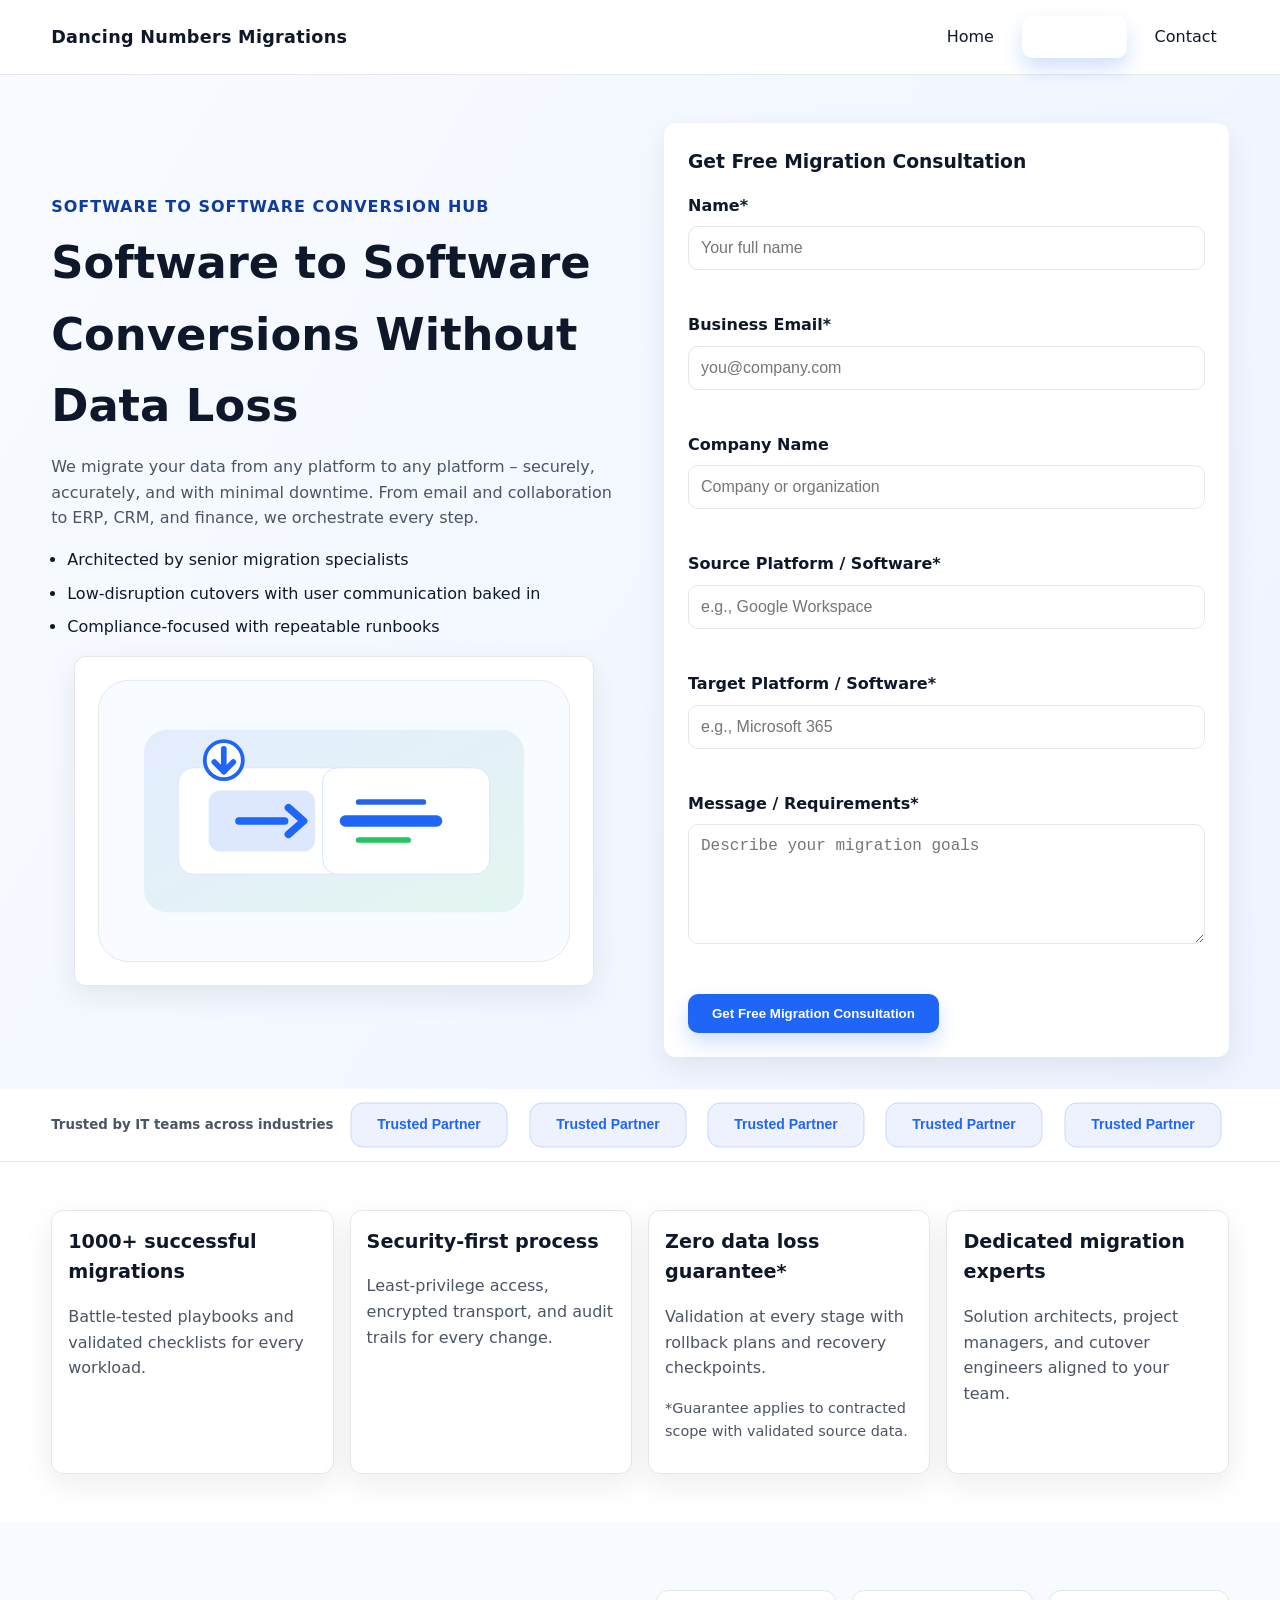
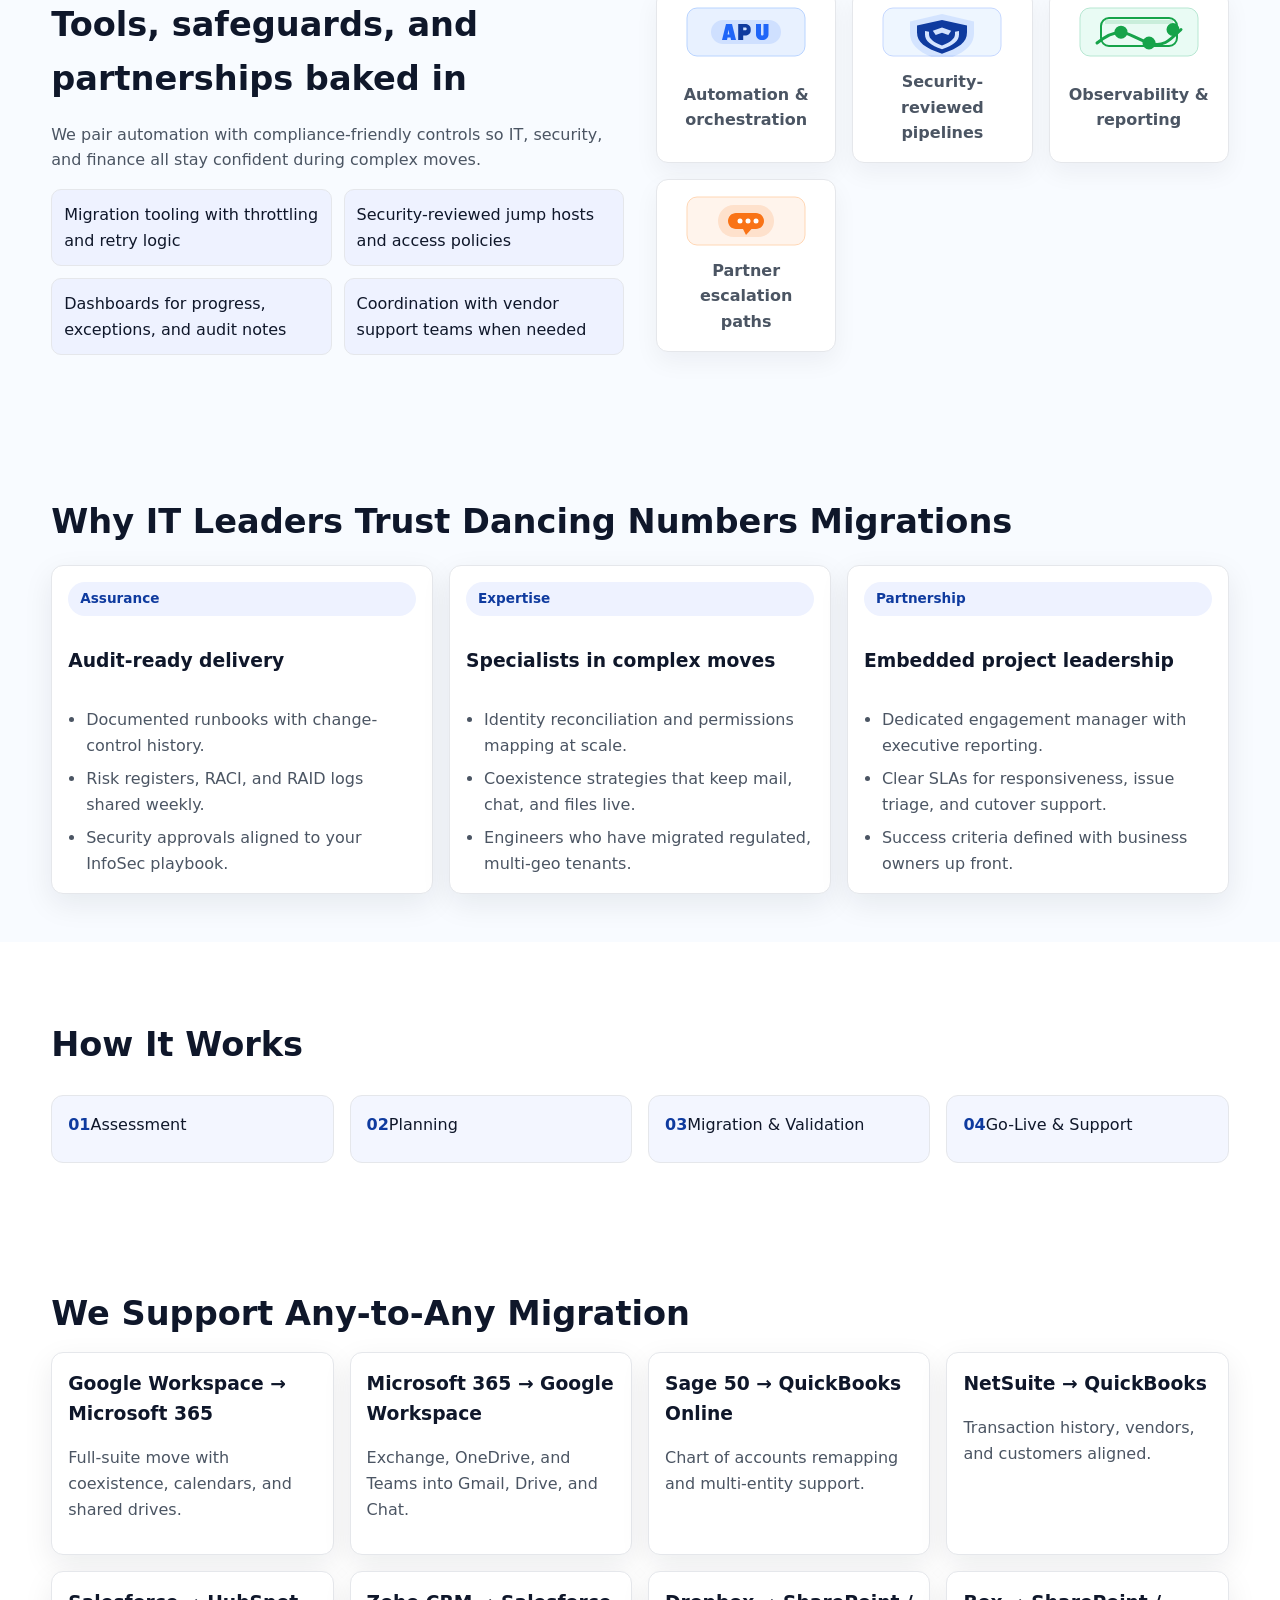
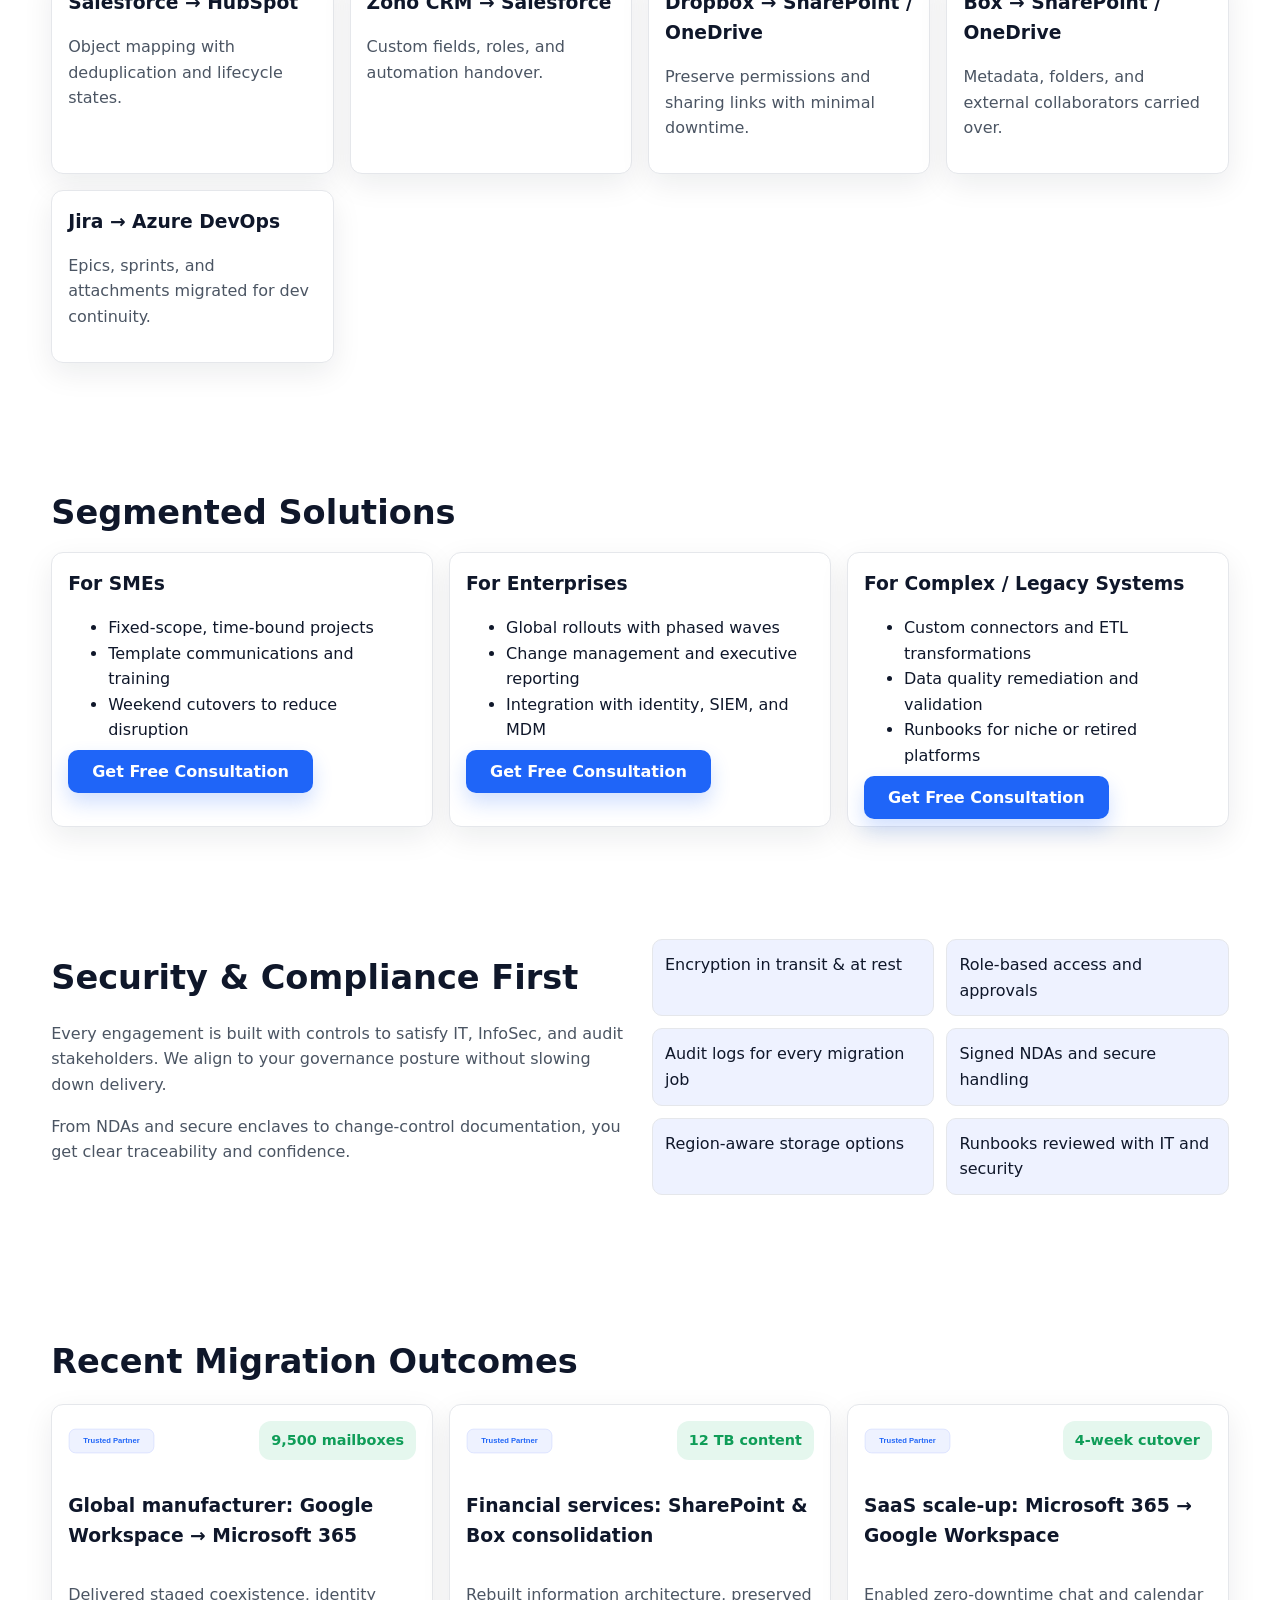
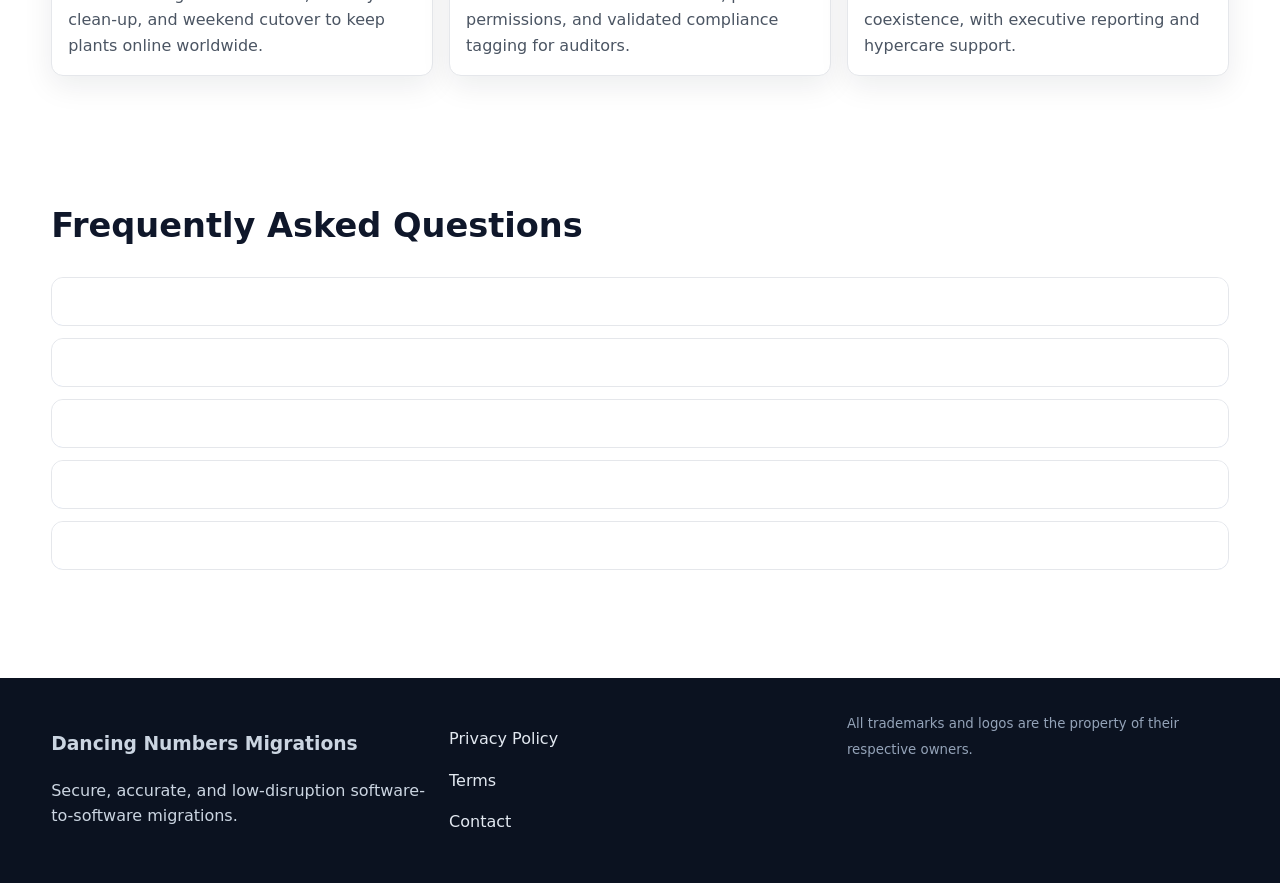
<file: index.html>
<!DOCTYPE html>
<html lang="en">
<head>
  <meta charset="UTF-8">
  <meta name="viewport" content="width=device-width, initial-scale=1.0">
  <title>Dancing Numbers Migrations | Software to Software Conversion Hub</title>
  <link rel="stylesheet" href="/assets/css/styles.css">
</head>
<body>
  <header class="site-header">
    <div class="container nav-container">
      <a href="/index.html" class="logo">Dancing Numbers Migrations</a>
      <button class="nav-toggle" aria-expanded="false" aria-label="Toggle navigation">
        <span></span>
      </button>
      <nav class="site-nav">
        <ul class="nav-list">
          <li class="nav-item"><a class="nav-link" href="/index.html">Home</a></li>
          <li class="nav-item has-mega">
            <button class="mega-trigger" aria-expanded="false">Services <span aria-hidden="true">▾</span></button>
            <div class="mega-menu">
              <div class="mega-menu-header">
                <h4>Migration playbooks for every platform</h4>
                <p>Detailed scope, coexistence planning, and end-to-end cutovers led by senior engineers.</p>
              </div>
              <div class="mega-grid">
                <a class="service-card" href="/google-workspace-to-microsoft-365-migration.html">
                  <img src="/assets/img/icon-gw-m365.svg" alt="Google to Microsoft migration icon">
                  <div>
                    <h4>Google Workspace → Microsoft 365</h4>
                    <p>Move Gmail, Drive, and collaboration to Exchange, OneDrive, and SharePoint.</p>
                  </div>
                </a>
                <a class="service-card" href="/microsoft-365-to-google-workspace-migration.html">
                  <img src="/assets/img/icon-m365-gw.svg" alt="Microsoft to Google migration icon">
                  <div>
                    <h4>Microsoft 365 → Google Workspace</h4>
                    <p>Exchange, OneDrive, and Teams remapped to Gmail, Drive, and Google Chat.</p>
                  </div>
                </a>
                <a class="service-card" href="/tenant-to-tenant-migration.html">
                  <img src="/assets/img/icon-tenant.svg" alt="Tenant to tenant icon">
                  <div>
                    <h4>Tenant to Tenant</h4>
                    <p>Consolidations, divestitures, and rebrands across Microsoft 365 and Google tenants.</p>
                  </div>
                </a>
                <a class="service-card" href="/cloud-software-migration.html">
                  <img src="/assets/img/icon-cloud.svg" alt="Cloud software migration icon">
                  <div>
                    <h4>Cloud Software Migration</h4>
                    <p>CRM, ERP, HR, and file storage moves with data integrity and auditability.</p>
                  </div>
                </a>
                <a class="service-card" href="/sharepoint-migration.html">
                  <img src="/assets/img/icon-sharepoint.svg" alt="SharePoint migration icon">
                  <div>
                    <h4>SharePoint Migration</h4>
                    <p>From on-premises, file servers, or other clouds into SharePoint Online.</p>
                  </div>
                </a>
                <a class="service-card" href="/custom-conversions.html">
                  <img src="/assets/img/icon-custom.svg" alt="Custom conversion icon">
                  <div>
                    <h4>Custom Conversions</h4>
                    <p>Legacy line-of-business systems, bespoke databases, and niche platforms.</p>
                  </div>
                </a>
              </div>
            </div>
          </li>
          <li class="nav-item"><a class="nav-link" href="#consultation">Contact</a></li>
        </ul>
      </nav>
    </div>
  </header>

  <section class="hero" id="consultation">
    <div class="container hero-grid">
      <div class="hero-content">
        <p class="eyebrow">Software to Software Conversion Hub</p>
        <h1>Software to Software Conversions Without Data Loss</h1>
        <p>We migrate your data from any platform to any platform – securely, accurately, and with minimal downtime. From email and collaboration to ERP, CRM, and finance, we orchestrate every step.</p>
        <ul class="hero-list">
          <li>Architected by senior migration specialists</li>
          <li>Low-disruption cutovers with user communication baked in</li>
          <li>Compliance-focused with repeatable runbooks</li>
        </ul>
        <div class="hero-visual">
          <img src="/assets/img/hero-migration.svg" alt="Illustration of secure migration workflows">
        </div>
      </div>
      <div class="hero-form">
        <h3>Get Free Migration Consultation</h3>
        <form class="lead-form" novalidate>
          <div class="form-group">
            <label for="name-home">Name*</label>
            <input id="name-home" type="text" name="name" placeholder="Your full name" data-required="true">
            <div class="error-message"></div>
          </div>
          <div class="form-group">
            <label for="email-home">Business Email*</label>
            <input id="email-home" type="email" name="email" placeholder="you@company.com" data-required="true">
            <div class="error-message"></div>
          </div>
          <div class="form-group">
            <label for="company-home">Company Name</label>
            <input id="company-home" type="text" name="company" placeholder="Company or organization">
            <div class="error-message"></div>
          </div>
          <div class="form-group">
            <label for="source-home">Source Platform / Software*</label>
            <input id="source-home" type="text" name="source" placeholder="e.g., Google Workspace" data-required="true">
            <div class="error-message"></div>
          </div>
          <div class="form-group">
            <label for="target-home">Target Platform / Software*</label>
            <input id="target-home" type="text" name="target" placeholder="e.g., Microsoft 365" data-required="true">
            <div class="error-message"></div>
          </div>
          <div class="form-group">
            <label for="message-home">Message / Requirements*</label>
            <textarea id="message-home" name="message" placeholder="Describe your migration goals" data-required="true"></textarea>
            <div class="error-message"></div>
          </div>
          <input type="submit" value="Get Free Migration Consultation">
        </form>
      </div>
    </div>
  </section>

  <div class="logo-strip">
    <div class="container">
      <small>Trusted by IT teams across industries</small>
      <div class="logo-grid" aria-hidden="true">
        <img src="/assets/img/logo-trust-1.svg" alt="" />
        <img src="/assets/img/logo-trust-2.svg" alt="" />
        <img src="/assets/img/logo-trust-3.svg" alt="" />
        <img src="/assets/img/logo-trust-4.svg" alt="" />
        <img src="/assets/img/logo-trust-5.svg" alt="" />
      </div>
    </div>
  </div>

  <section class="section">
    <div class="container">
      <div class="metrics">
        <div class="metric">
          <strong>1000+ successful migrations</strong>
          <p>Battle-tested playbooks and validated checklists for every workload.</p>
        </div>
        <div class="metric">
          <strong>Security-first process</strong>
          <p>Least-privilege access, encrypted transport, and audit trails for every change.</p>
        </div>
        <div class="metric">
          <strong>Zero data loss guarantee*</strong>
          <p>Validation at every stage with rollback plans and recovery checkpoints.</p>
          <p class="quote-note">*Guarantee applies to contracted scope with validated source data.</p>
        </div>
        <div class="metric">
          <strong>Dedicated migration experts</strong>
          <p>Solution architects, project managers, and cutover engineers aligned to your team.</p>
        </div>
      </div>
    </div>
  </section>

  <section class="section alt">
    <div class="container logos-panel">
      <div>
        <h2>Tools, safeguards, and partnerships baked in</h2>
        <p>We pair automation with compliance-friendly controls so IT, security, and finance all stay confident during complex moves.</p>
        <ul class="badge-list">
          <li>Migration tooling with throttling and retry logic</li>
          <li>Security-reviewed jump hosts and access policies</li>
          <li>Dashboards for progress, exceptions, and audit notes</li>
          <li>Coordination with vendor support teams when needed</li>
        </ul>
      </div>
      <div class="logo-tiles">
        <div class="logo-card">
          <img src="/assets/img/logo-automation.svg" alt="Automation suite logo">
          <p>Automation &amp; orchestration</p>
        </div>
        <div class="logo-card">
          <img src="/assets/img/logo-security.svg" alt="Security review logo">
          <p>Security-reviewed pipelines</p>
        </div>
        <div class="logo-card">
          <img src="/assets/img/logo-observability.svg" alt="Observability logo">
          <p>Observability &amp; reporting</p>
        </div>
        <div class="logo-card">
          <img src="/assets/img/logo-support.svg" alt="Premier support logo">
          <p>Partner escalation paths</p>
        </div>
      </div>
    </div>
  </section>

  <section class="section alt">
    <div class="container">
      <h2>Why IT Leaders Trust Dancing Numbers Migrations</h2>
      <div class="trust-grid">
        <div class="trust-card">
          <span class="pill">Assurance</span>
          <h3>Audit-ready delivery</h3>
          <ul>
            <li>Documented runbooks with change-control history.</li>
            <li>Risk registers, RACI, and RAID logs shared weekly.</li>
            <li>Security approvals aligned to your InfoSec playbook.</li>
          </ul>
        </div>
        <div class="trust-card">
          <span class="pill">Expertise</span>
          <h3>Specialists in complex moves</h3>
          <ul>
            <li>Identity reconciliation and permissions mapping at scale.</li>
            <li>Coexistence strategies that keep mail, chat, and files live.</li>
            <li>Engineers who have migrated regulated, multi-geo tenants.</li>
          </ul>
        </div>
        <div class="trust-card">
          <span class="pill">Partnership</span>
          <h3>Embedded project leadership</h3>
          <ul>
            <li>Dedicated engagement manager with executive reporting.</li>
            <li>Clear SLAs for responsiveness, issue triage, and cutover support.</li>
            <li>Success criteria defined with business owners up front.</li>
          </ul>
        </div>
      </div>
    </div>
  </section>

  <section class="section">
    <div class="container">
      <h2>How It Works</h2>
      <div class="how-steps">
        <div class="step"><span>01</span>Assessment</div>
        <div class="step"><span>02</span>Planning</div>
        <div class="step"><span>03</span>Migration &amp; Validation</div>
        <div class="step"><span>04</span>Go-Live &amp; Support</div>
      </div>
    </div>
  </section>

  <section class="section">
    <div class="container">
      <h2>We Support Any-to-Any Migration</h2>
      <div class="cards-grid">
        <div class="card"><h3>Google Workspace → Microsoft 365</h3><p>Full-suite move with coexistence, calendars, and shared drives.</p></div>
        <div class="card"><h3>Microsoft 365 → Google Workspace</h3><p>Exchange, OneDrive, and Teams into Gmail, Drive, and Chat.</p></div>
        <div class="card"><h3>Sage 50 → QuickBooks Online</h3><p>Chart of accounts remapping and multi-entity support.</p></div>
        <div class="card"><h3>NetSuite → QuickBooks</h3><p>Transaction history, vendors, and customers aligned.</p></div>
        <div class="card"><h3>Salesforce → HubSpot</h3><p>Object mapping with deduplication and lifecycle states.</p></div>
        <div class="card"><h3>Zoho CRM → Salesforce</h3><p>Custom fields, roles, and automation handover.</p></div>
        <div class="card"><h3>Dropbox → SharePoint / OneDrive</h3><p>Preserve permissions and sharing links with minimal downtime.</p></div>
        <div class="card"><h3>Box → SharePoint / OneDrive</h3><p>Metadata, folders, and external collaborators carried over.</p></div>
        <div class="card"><h3>Jira → Azure DevOps</h3><p>Epics, sprints, and attachments migrated for dev continuity.</p></div>
      </div>
    </div>
  </section>

  <section class="section">
    <div class="container">
      <h2>Segmented Solutions</h2>
      <div class="cards-grid">
        <div class="card">
          <h3>For SMEs</h3>
          <ul>
            <li>Fixed-scope, time-bound projects</li>
            <li>Template communications and training</li>
            <li>Weekend cutovers to reduce disruption</li>
          </ul>
          <a class="button" href="#consultation">Get Free Consultation</a>
        </div>
        <div class="card">
          <h3>For Enterprises</h3>
          <ul>
            <li>Global rollouts with phased waves</li>
            <li>Change management and executive reporting</li>
            <li>Integration with identity, SIEM, and MDM</li>
          </ul>
          <a class="button" href="#consultation">Get Free Consultation</a>
        </div>
        <div class="card">
          <h3>For Complex / Legacy Systems</h3>
          <ul>
            <li>Custom connectors and ETL transformations</li>
            <li>Data quality remediation and validation</li>
            <li>Runbooks for niche or retired platforms</li>
          </ul>
          <a class="button" href="#consultation">Get Free Consultation</a>
        </div>
      </div>
    </div>
  </section>

  <section class="section" id="security">
    <div class="container split-grid">
      <div>
        <h2>Security &amp; Compliance First</h2>
        <p>Every engagement is built with controls to satisfy IT, InfoSec, and audit stakeholders. We align to your governance posture without slowing down delivery.</p>
        <p>From NDAs and secure enclaves to change-control documentation, you get clear traceability and confidence.</p>
      </div>
      <div>
        <ul class="badge-list">
          <li>Encryption in transit &amp; at rest</li>
          <li>Role-based access and approvals</li>
          <li>Audit logs for every migration job</li>
          <li>Signed NDAs and secure handling</li>
          <li>Region-aware storage options</li>
          <li>Runbooks reviewed with IT and security</li>
        </ul>
      </div>
    </div>
  </section>

  <section class="section">
    <div class="container">
      <h2>Recent Migration Outcomes</h2>
      <div class="case-grid">
        <div class="case-card">
          <div class="case-meta">
            <img src="/assets/img/logo-trust-1.svg" alt="Client logo placeholder">
            <span class="stat-badge">9,500 mailboxes</span>
          </div>
          <h3>Global manufacturer: Google Workspace → Microsoft 365</h3>
          <p>Delivered staged coexistence, identity clean-up, and weekend cutover to keep plants online worldwide.</p>
        </div>
        <div class="case-card">
          <div class="case-meta">
            <img src="/assets/img/logo-trust-2.svg" alt="Client logo placeholder">
            <span class="stat-badge">12 TB content</span>
          </div>
          <h3>Financial services: SharePoint &amp; Box consolidation</h3>
          <p>Rebuilt information architecture, preserved permissions, and validated compliance tagging for auditors.</p>
        </div>
        <div class="case-card">
          <div class="case-meta">
            <img src="/assets/img/logo-trust-3.svg" alt="Client logo placeholder">
            <span class="stat-badge">4-week cutover</span>
          </div>
          <h3>SaaS scale-up: Microsoft 365 → Google Workspace</h3>
          <p>Enabled zero-downtime chat and calendar coexistence, with executive reporting and hypercare support.</p>
        </div>
      </div>
    </div>
  </section>

  <section class="section">
    <div class="container">
      <h2>Frequently Asked Questions</h2>
      <div class="faq">
        <div class="faq-item">
          <button class="faq-question">How long does a typical migration take? <span>+</span></button>
          <div class="faq-answer">Most SME migrations complete in 2–6 weeks. Enterprise and multi-geo projects are phased by waves to reduce risk and align with business calendars.</div>
        </div>
        <div class="faq-item">
          <button class="faq-question">Can you handle partial or phased migrations? <span>+</span></button>
          <div class="faq-answer">Yes. We commonly run hybrid coexistence, pilot-first approaches, and staged cutovers to align with business readiness.</div>
        </div>
        <div class="faq-item">
          <button class="faq-question">Do you support complex permission models? <span>+</span></button>
          <div class="faq-answer">We map and validate permissions, shared mailboxes, nested groups, and document-level ACLs with reconciliation reporting.</div>
        </div>
        <div class="faq-item">
          <button class="faq-question">How do you ensure data accuracy? <span>+</span></button>
          <div class="faq-answer">We perform pre-flight assessments, checksum validation where applicable, and business-owner sign-offs before cutover.</div>
        </div>
        <div class="faq-item">
          <button class="faq-question">What about user training and communications? <span>+</span></button>
          <div class="faq-answer">Our team provides templated communications, quick reference guides, and targeted training sessions to keep users productive.</div>
        </div>
      </div>
    </div>
  </section>

  <footer class="footer">
    <div class="container footer-top">
      <div>
        <h3>Dancing Numbers Migrations</h3>
        <p>Secure, accurate, and low-disruption software-to-software migrations.</p>
      </div>
      <div>
        <p><a href="#">Privacy Policy</a></p>
        <p><a href="#">Terms</a></p>
        <p><a href="#">Contact</a></p>
      </div>
      <div>
        <small>All trademarks and logos are the property of their respective owners.</small>
      </div>
    </div>
  </footer>
  <script src="/assets/js/main.js"></script>
</body>
</html>
</file>
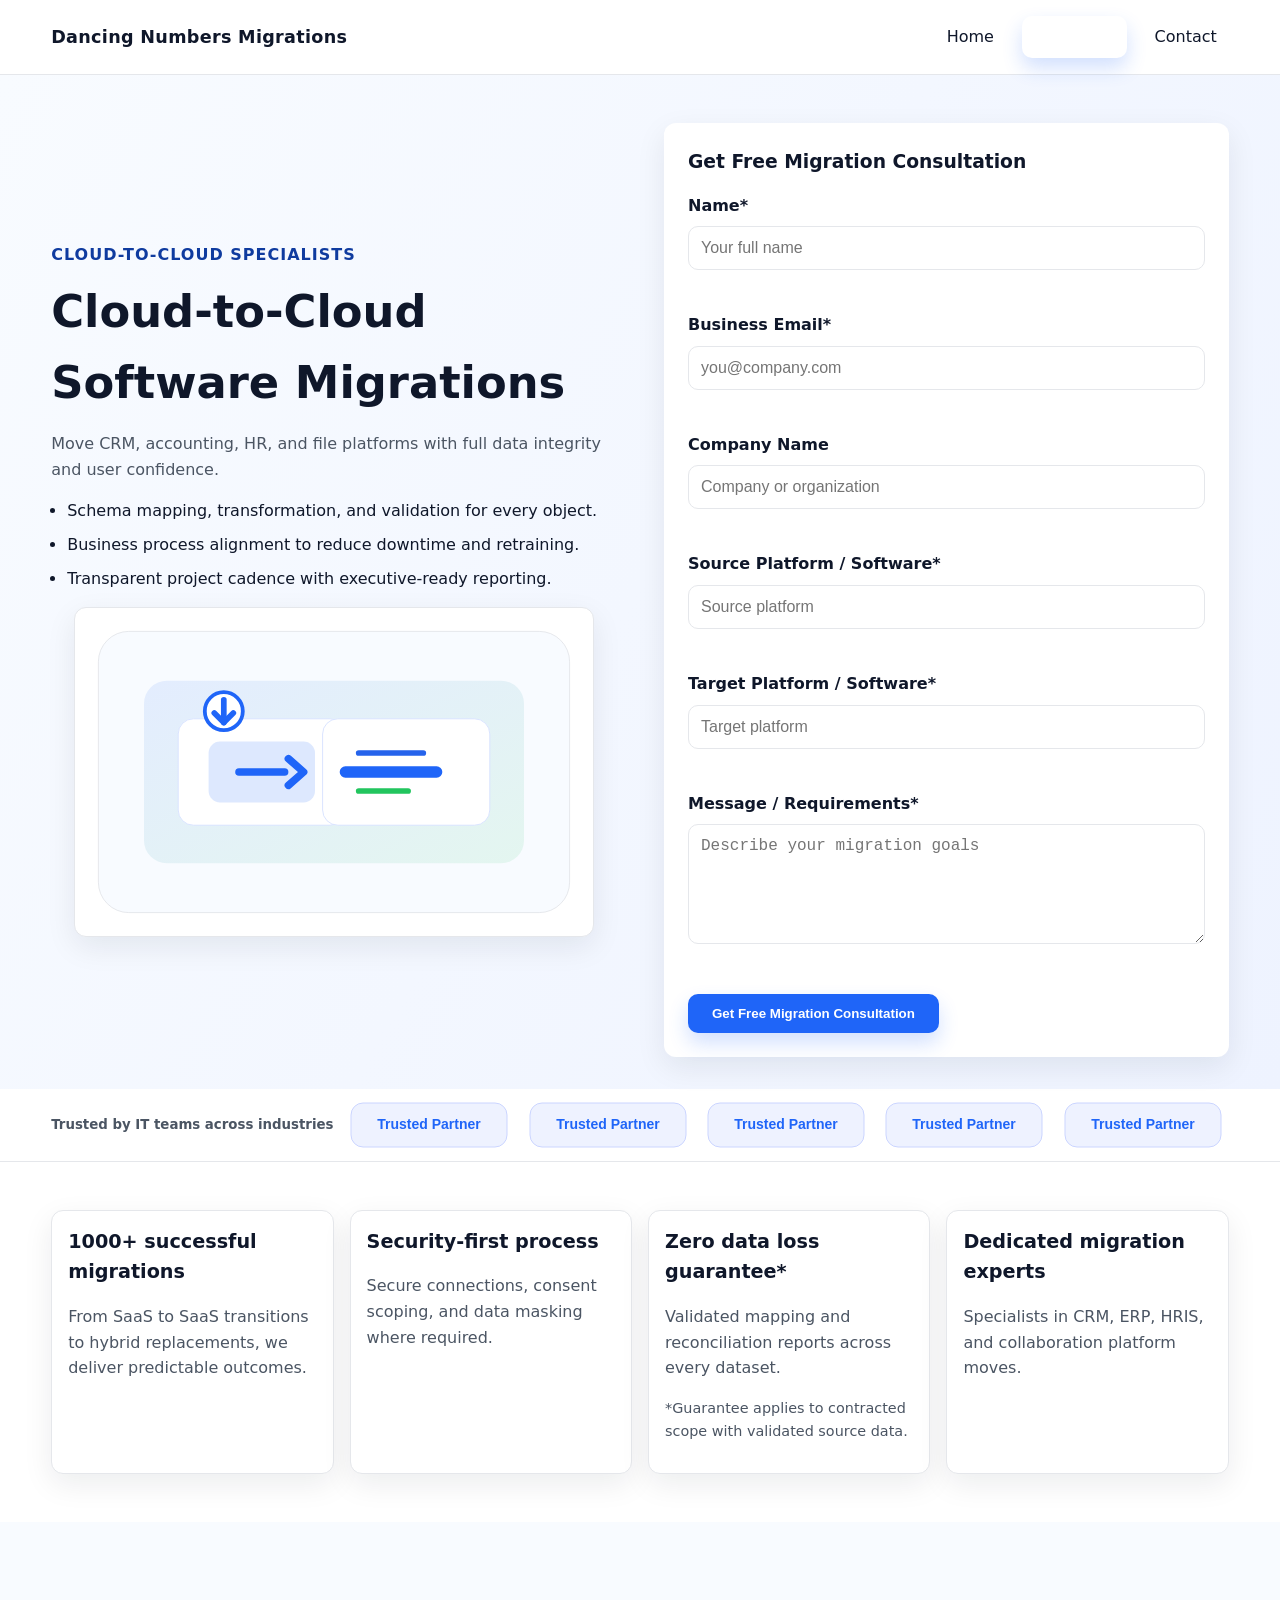
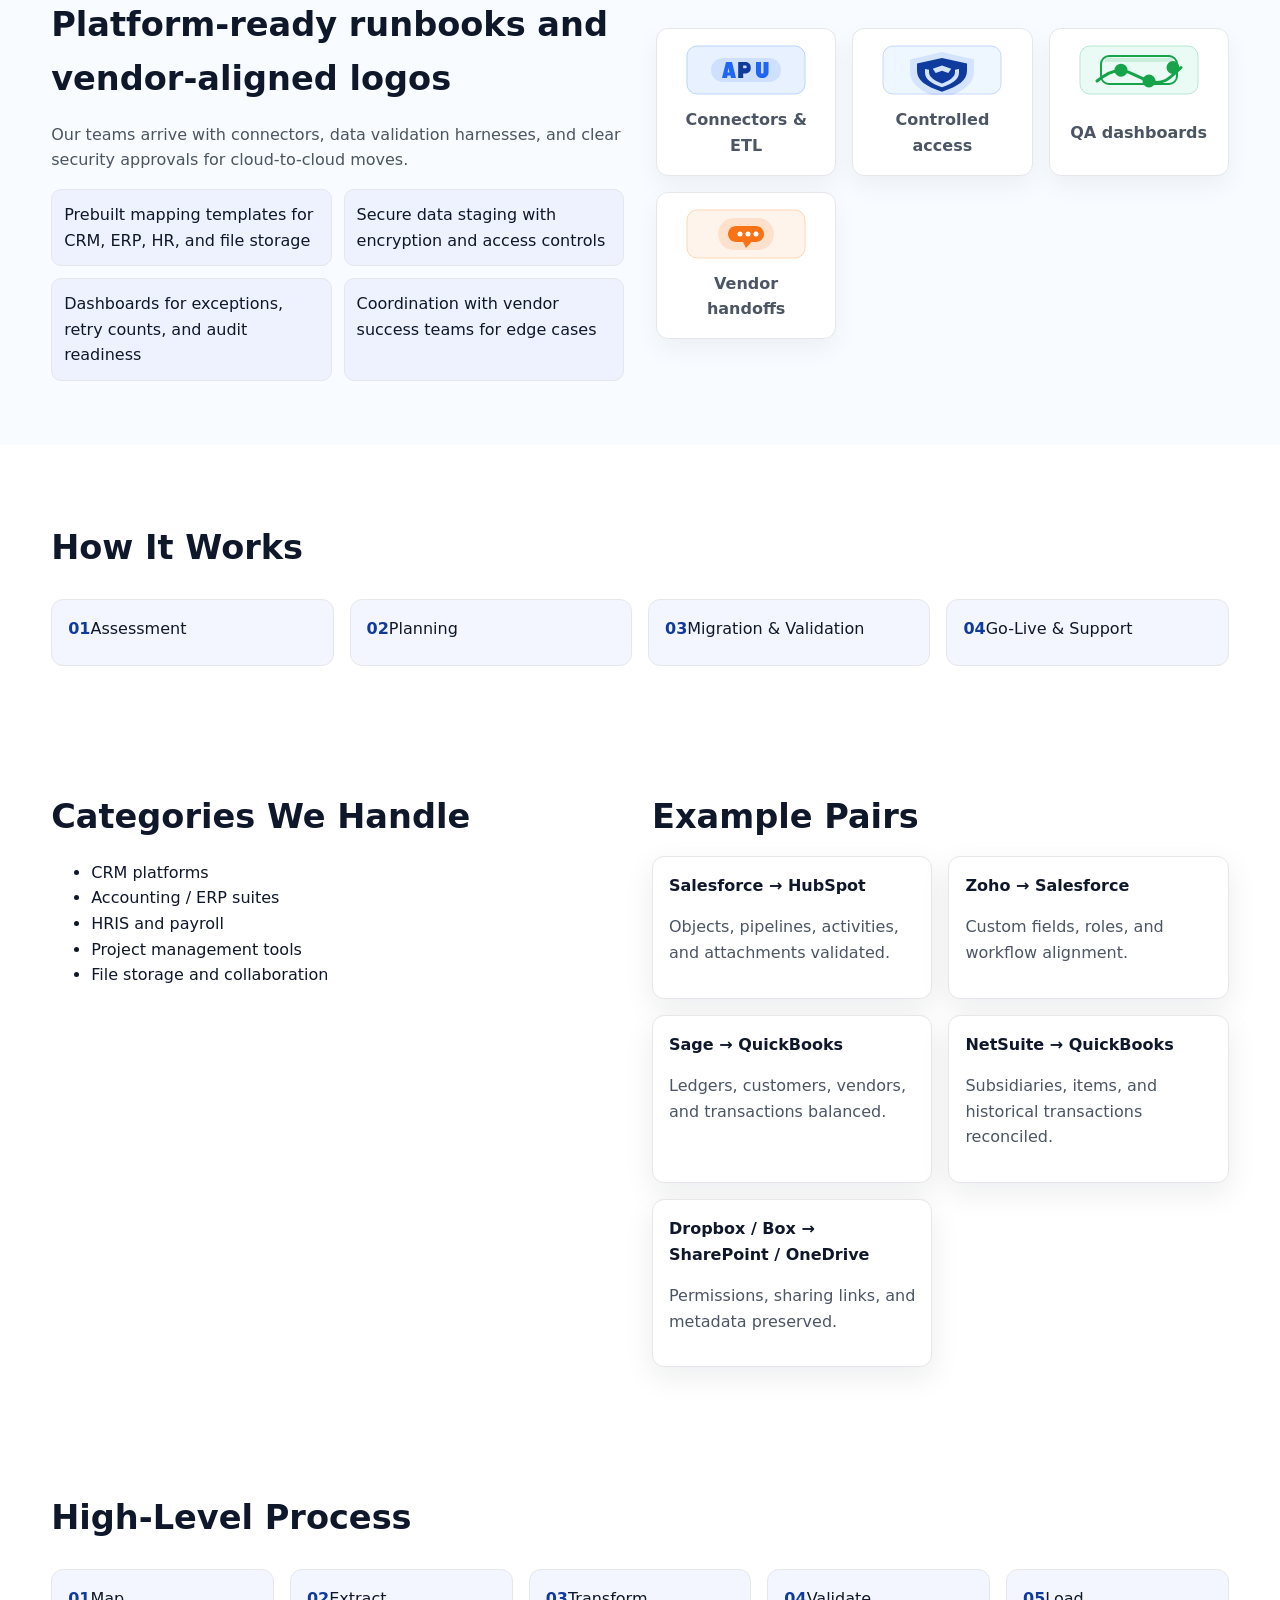
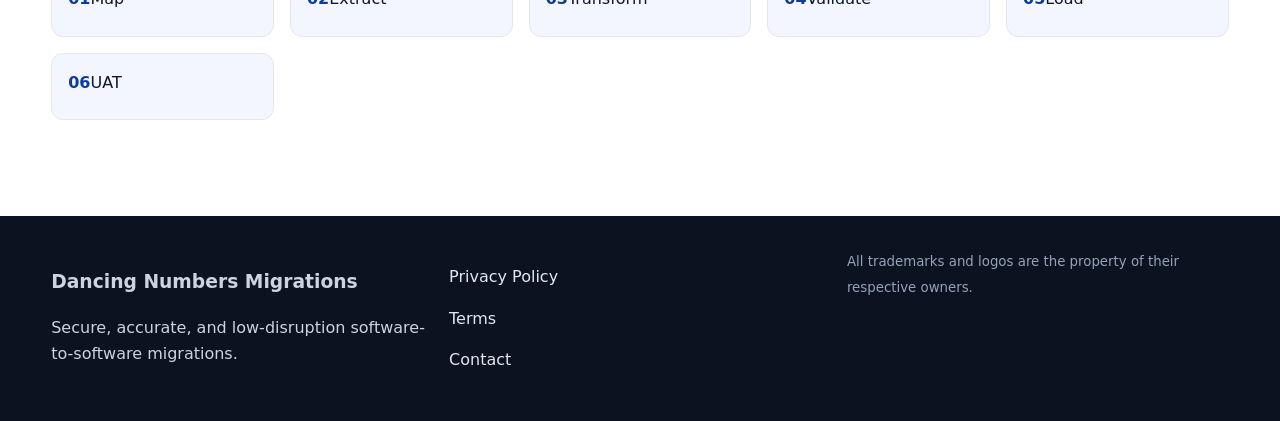
<file: cloud-software-migration.html>
<!DOCTYPE html>
<html lang="en">
<head>
  <meta charset="UTF-8">
  <meta name="viewport" content="width=device-width, initial-scale=1.0">
  <title>Cloud Software Migration | Dancing Numbers Migrations</title>
  <link rel="stylesheet" href="/assets/css/styles.css">
</head>
<body>
  <header class="site-header">
    <div class="container nav-container">
      <a href="/index.html" class="logo">Dancing Numbers Migrations</a>
      <button class="nav-toggle" aria-expanded="false" aria-label="Toggle navigation">
        <span></span>
      </button>
      <nav class="site-nav">
        <ul class="nav-list">
          <li class="nav-item"><a class="nav-link" href="/index.html">Home</a></li>
          <li class="nav-item has-mega">
            <button class="mega-trigger" aria-expanded="false">Services <span aria-hidden="true">▾</span></button>
            <div class="mega-menu">
              <div class="mega-menu-header">
                <h4>Migration playbooks for every platform</h4>
                <p>Detailed scope, coexistence planning, and end-to-end cutovers led by senior engineers.</p>
              </div>
              <div class="mega-grid">
                <a class="service-card" href="/google-workspace-to-microsoft-365-migration.html">
                  <img src="/assets/img/icon-gw-m365.svg" alt="Google to Microsoft migration icon">
                  <div>
                    <h4>Google Workspace → Microsoft 365</h4>
                    <p>Move Gmail, Drive, and collaboration to Exchange, OneDrive, and SharePoint.</p>
                  </div>
                </a>
                <a class="service-card" href="/microsoft-365-to-google-workspace-migration.html">
                  <img src="/assets/img/icon-m365-gw.svg" alt="Microsoft to Google migration icon">
                  <div>
                    <h4>Microsoft 365 → Google Workspace</h4>
                    <p>Exchange, OneDrive, and Teams remapped to Gmail, Drive, and Google Chat.</p>
                  </div>
                </a>
                <a class="service-card" href="/tenant-to-tenant-migration.html">
                  <img src="/assets/img/icon-tenant.svg" alt="Tenant to tenant icon">
                  <div>
                    <h4>Tenant to Tenant</h4>
                    <p>Consolidations, divestitures, and rebrands across Microsoft 365 and Google tenants.</p>
                  </div>
                </a>
                <a class="service-card" href="/cloud-software-migration.html">
                  <img src="/assets/img/icon-cloud.svg" alt="Cloud software migration icon">
                  <div>
                    <h4>Cloud Software Migration</h4>
                    <p>CRM, ERP, HR, and file storage moves with data integrity and auditability.</p>
                  </div>
                </a>
                <a class="service-card" href="/sharepoint-migration.html">
                  <img src="/assets/img/icon-sharepoint.svg" alt="SharePoint migration icon">
                  <div>
                    <h4>SharePoint Migration</h4>
                    <p>From on-premises, file servers, or other clouds into SharePoint Online.</p>
                  </div>
                </a>
                <a class="service-card" href="/custom-conversions.html">
                  <img src="/assets/img/icon-custom.svg" alt="Custom conversion icon">
                  <div>
                    <h4>Custom Conversions</h4>
                    <p>Legacy line-of-business systems, bespoke databases, and niche platforms.</p>
                  </div>
                </a>
              </div>
            </div>
          </li>
          <li class="nav-item"><a class="nav-link" href="#consultation">Contact</a></li>
        </ul>
      </nav>
    </div>
  </header>

  <section class="hero" id="consultation">
    <div class="container hero-grid">
      <div class="hero-content">
        <p class="eyebrow">Cloud-to-Cloud Specialists</p>
        <h1>Cloud-to-Cloud Software Migrations</h1>
        <p>Move CRM, accounting, HR, and file platforms with full data integrity and user confidence.</p>
        <ul class="hero-list">
          <li>Schema mapping, transformation, and validation for every object.</li>
          <li>Business process alignment to reduce downtime and retraining.</li>
          <li>Transparent project cadence with executive-ready reporting.</li>
        </ul>
        <div class="hero-visual">
          <img src="/assets/img/hero-migration.svg" alt="Illustration of cloud-to-cloud migration">
        </div>
      </div>
      <div class="hero-form">
        <h3>Get Free Migration Consultation</h3>
        <form class="lead-form" novalidate>
          <div class="form-group">
            <label for="name-cloud">Name*</label>
            <input id="name-cloud" type="text" name="name" placeholder="Your full name" data-required="true">
            <div class="error-message"></div>
          </div>
          <div class="form-group">
            <label for="email-cloud">Business Email*</label>
            <input id="email-cloud" type="email" name="email" placeholder="you@company.com" data-required="true">
            <div class="error-message"></div>
          </div>
          <div class="form-group">
            <label for="company-cloud">Company Name</label>
            <input id="company-cloud" type="text" name="company" placeholder="Company or organization">
            <div class="error-message"></div>
          </div>
          <div class="form-group">
            <label for="source-cloud">Source Platform / Software*</label>
            <input id="source-cloud" type="text" name="source" placeholder="Source platform" data-required="true">
            <div class="error-message"></div>
          </div>
          <div class="form-group">
            <label for="target-cloud">Target Platform / Software*</label>
            <input id="target-cloud" type="text" name="target" placeholder="Target platform" data-required="true">
            <div class="error-message"></div>
          </div>
          <div class="form-group">
            <label for="message-cloud">Message / Requirements*</label>
            <textarea id="message-cloud" name="message" placeholder="Describe your migration goals" data-required="true"></textarea>
            <div class="error-message"></div>
          </div>
          <input type="submit" value="Get Free Migration Consultation">
        </form>
      </div>
    </div>
  </section>

  <div class="logo-strip">
    <div class="container">
      <small>Trusted by IT teams across industries</small>
      <div class="logo-grid" aria-hidden="true">
        <img src="/assets/img/logo-trust-1.svg" alt="" />
        <img src="/assets/img/logo-trust-2.svg" alt="" />
        <img src="/assets/img/logo-trust-3.svg" alt="" />
        <img src="/assets/img/logo-trust-4.svg" alt="" />
        <img src="/assets/img/logo-trust-5.svg" alt="" />
      </div>
    </div>
  </div>

  <section class="section">
    <div class="container">
      <div class="metrics">
        <div class="metric">
          <strong>1000+ successful migrations</strong>
          <p>From SaaS to SaaS transitions to hybrid replacements, we deliver predictable outcomes.</p>
        </div>
        <div class="metric">
          <strong>Security-first process</strong>
          <p>Secure connections, consent scoping, and data masking where required.</p>
        </div>
        <div class="metric">
          <strong>Zero data loss guarantee*</strong>
          <p>Validated mapping and reconciliation reports across every dataset.</p>
          <p class="quote-note">*Guarantee applies to contracted scope with validated source data.</p>
        </div>
        <div class="metric">
          <strong>Dedicated migration experts</strong>
          <p>Specialists in CRM, ERP, HRIS, and collaboration platform moves.</p>
        </div>
      </div>
    </div>
  </section>

  <section class="section alt">
    <div class="container logos-panel">
      <div>
        <h2>Platform-ready runbooks and vendor-aligned logos</h2>
        <p>Our teams arrive with connectors, data validation harnesses, and clear security approvals for cloud-to-cloud moves.</p>
        <ul class="badge-list">
          <li>Prebuilt mapping templates for CRM, ERP, HR, and file storage</li>
          <li>Secure data staging with encryption and access controls</li>
          <li>Dashboards for exceptions, retry counts, and audit readiness</li>
          <li>Coordination with vendor success teams for edge cases</li>
        </ul>
      </div>
      <div class="logo-tiles">
        <div class="logo-card">
          <img src="/assets/img/logo-automation.svg" alt="Automation suite logo">
          <p>Connectors &amp; ETL</p>
        </div>
        <div class="logo-card">
          <img src="/assets/img/logo-security.svg" alt="Security review logo">
          <p>Controlled access</p>
        </div>
        <div class="logo-card">
          <img src="/assets/img/logo-observability.svg" alt="Observability logo">
          <p>QA dashboards</p>
        </div>
        <div class="logo-card">
          <img src="/assets/img/logo-support.svg" alt="Premier support logo">
          <p>Vendor handoffs</p>
        </div>
      </div>
    </div>
  </section>

  <section class="section">
    <div class="container">
      <h2>How It Works</h2>
      <div class="how-steps">
        <div class="step"><span>01</span>Assessment</div>
        <div class="step"><span>02</span>Planning</div>
        <div class="step"><span>03</span>Migration &amp; Validation</div>
        <div class="step"><span>04</span>Go-Live &amp; Support</div>
      </div>
    </div>
  </section>

  <section class="section">
    <div class="container split-grid">
      <div>
        <h2>Categories We Handle</h2>
        <ul>
          <li>CRM platforms</li>
          <li>Accounting / ERP suites</li>
          <li>HRIS and payroll</li>
          <li>Project management tools</li>
          <li>File storage and collaboration</li>
        </ul>
      </div>
      <div>
        <h2>Example Pairs</h2>
        <div class="list-grid">
          <div class="card"><strong>Salesforce → HubSpot</strong><p>Objects, pipelines, activities, and attachments validated.</p></div>
          <div class="card"><strong>Zoho → Salesforce</strong><p>Custom fields, roles, and workflow alignment.</p></div>
          <div class="card"><strong>Sage → QuickBooks</strong><p>Ledgers, customers, vendors, and transactions balanced.</p></div>
          <div class="card"><strong>NetSuite → QuickBooks</strong><p>Subsidiaries, items, and historical transactions reconciled.</p></div>
          <div class="card"><strong>Dropbox / Box → SharePoint / OneDrive</strong><p>Permissions, sharing links, and metadata preserved.</p></div>
        </div>
      </div>
    </div>
  </section>

  <section class="section">
    <div class="container">
      <h2>High-Level Process</h2>
      <div class="how-steps">
        <div class="step"><span>01</span>Map</div>
        <div class="step"><span>02</span>Extract</div>
        <div class="step"><span>03</span>Transform</div>
        <div class="step"><span>04</span>Validate</div>
        <div class="step"><span>05</span>Load</div>
        <div class="step"><span>06</span>UAT</div>
      </div>
    </div>
  </section>

  <footer class="footer">
    <div class="container footer-top">
      <div>
        <h3>Dancing Numbers Migrations</h3>
        <p>Secure, accurate, and low-disruption software-to-software migrations.</p>
      </div>
      <div>
        <p><a href="#">Privacy Policy</a></p>
        <p><a href="#">Terms</a></p>
        <p><a href="#">Contact</a></p>
      </div>
      <div>
        <small>All trademarks and logos are the property of their respective owners.</small>
      </div>
    </div>
  </footer>
  <script src="/assets/js/main.js"></script>
</body>
</html>
</file>
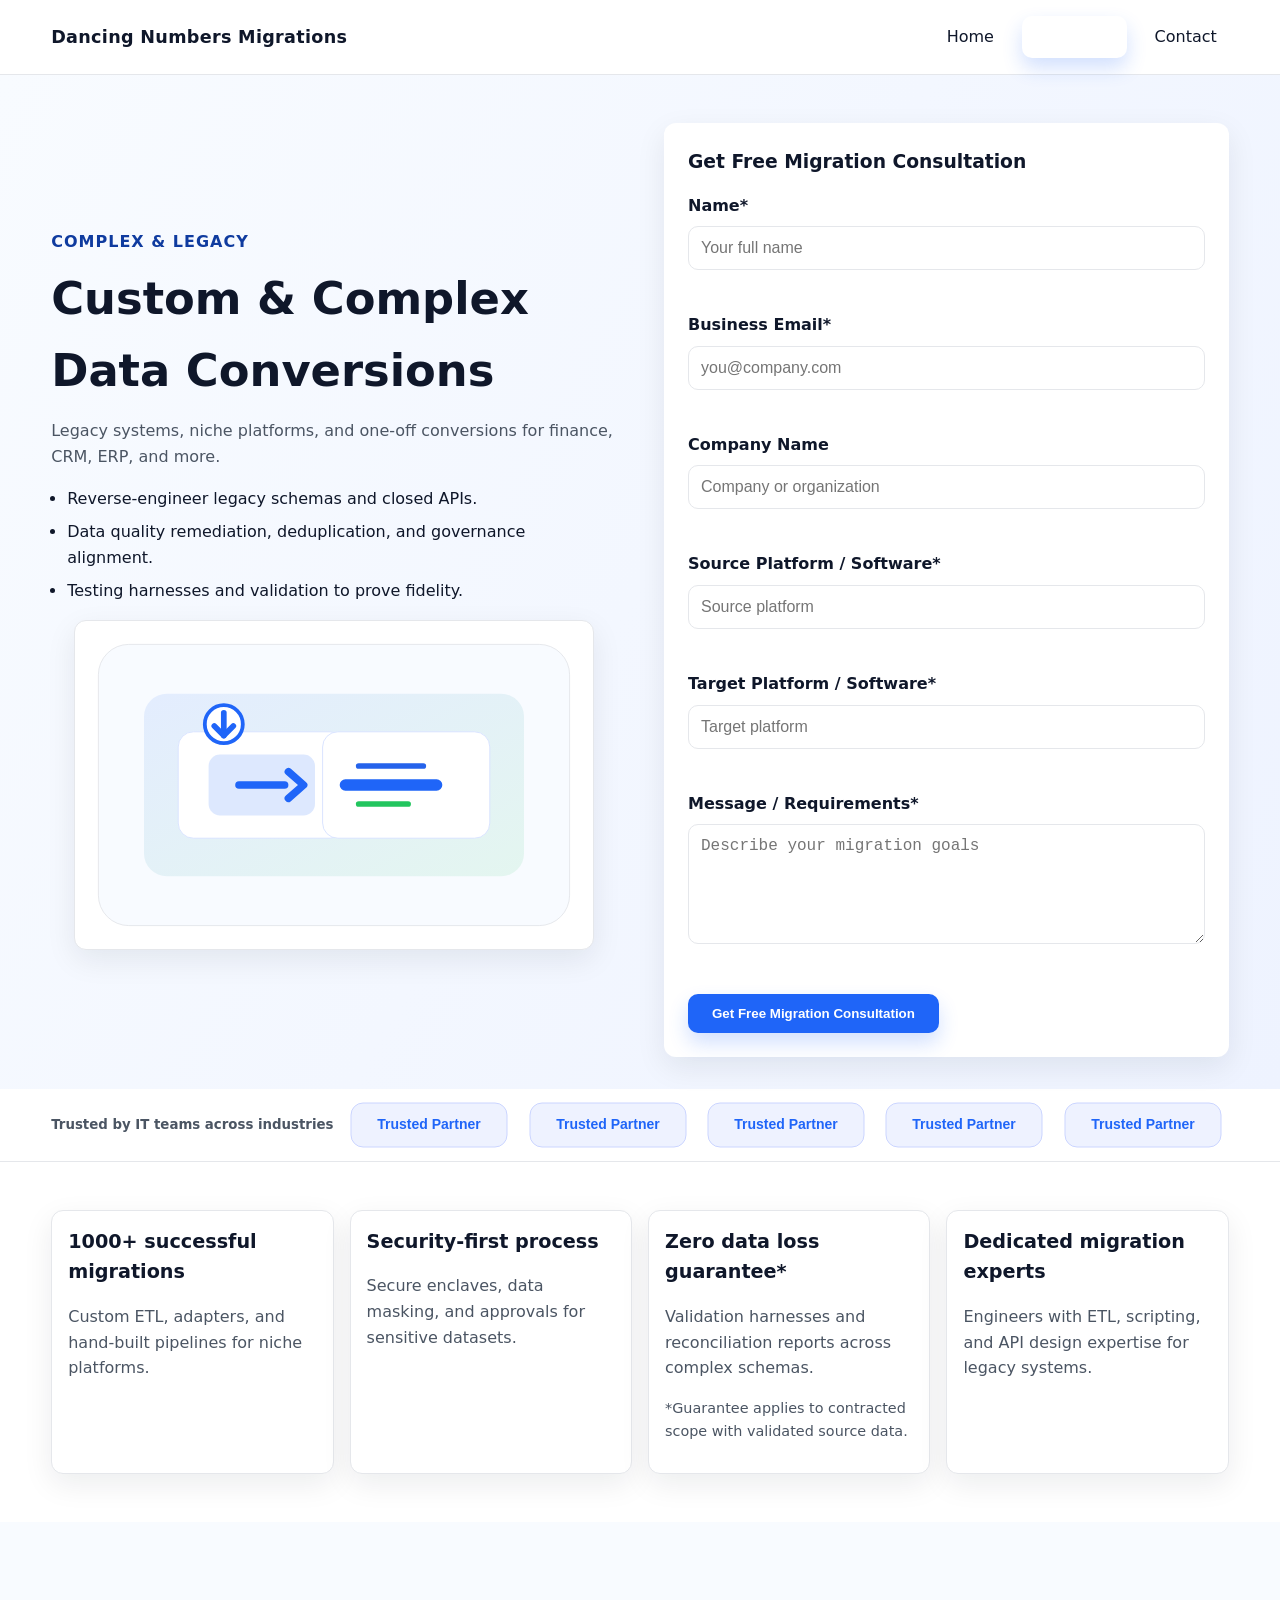
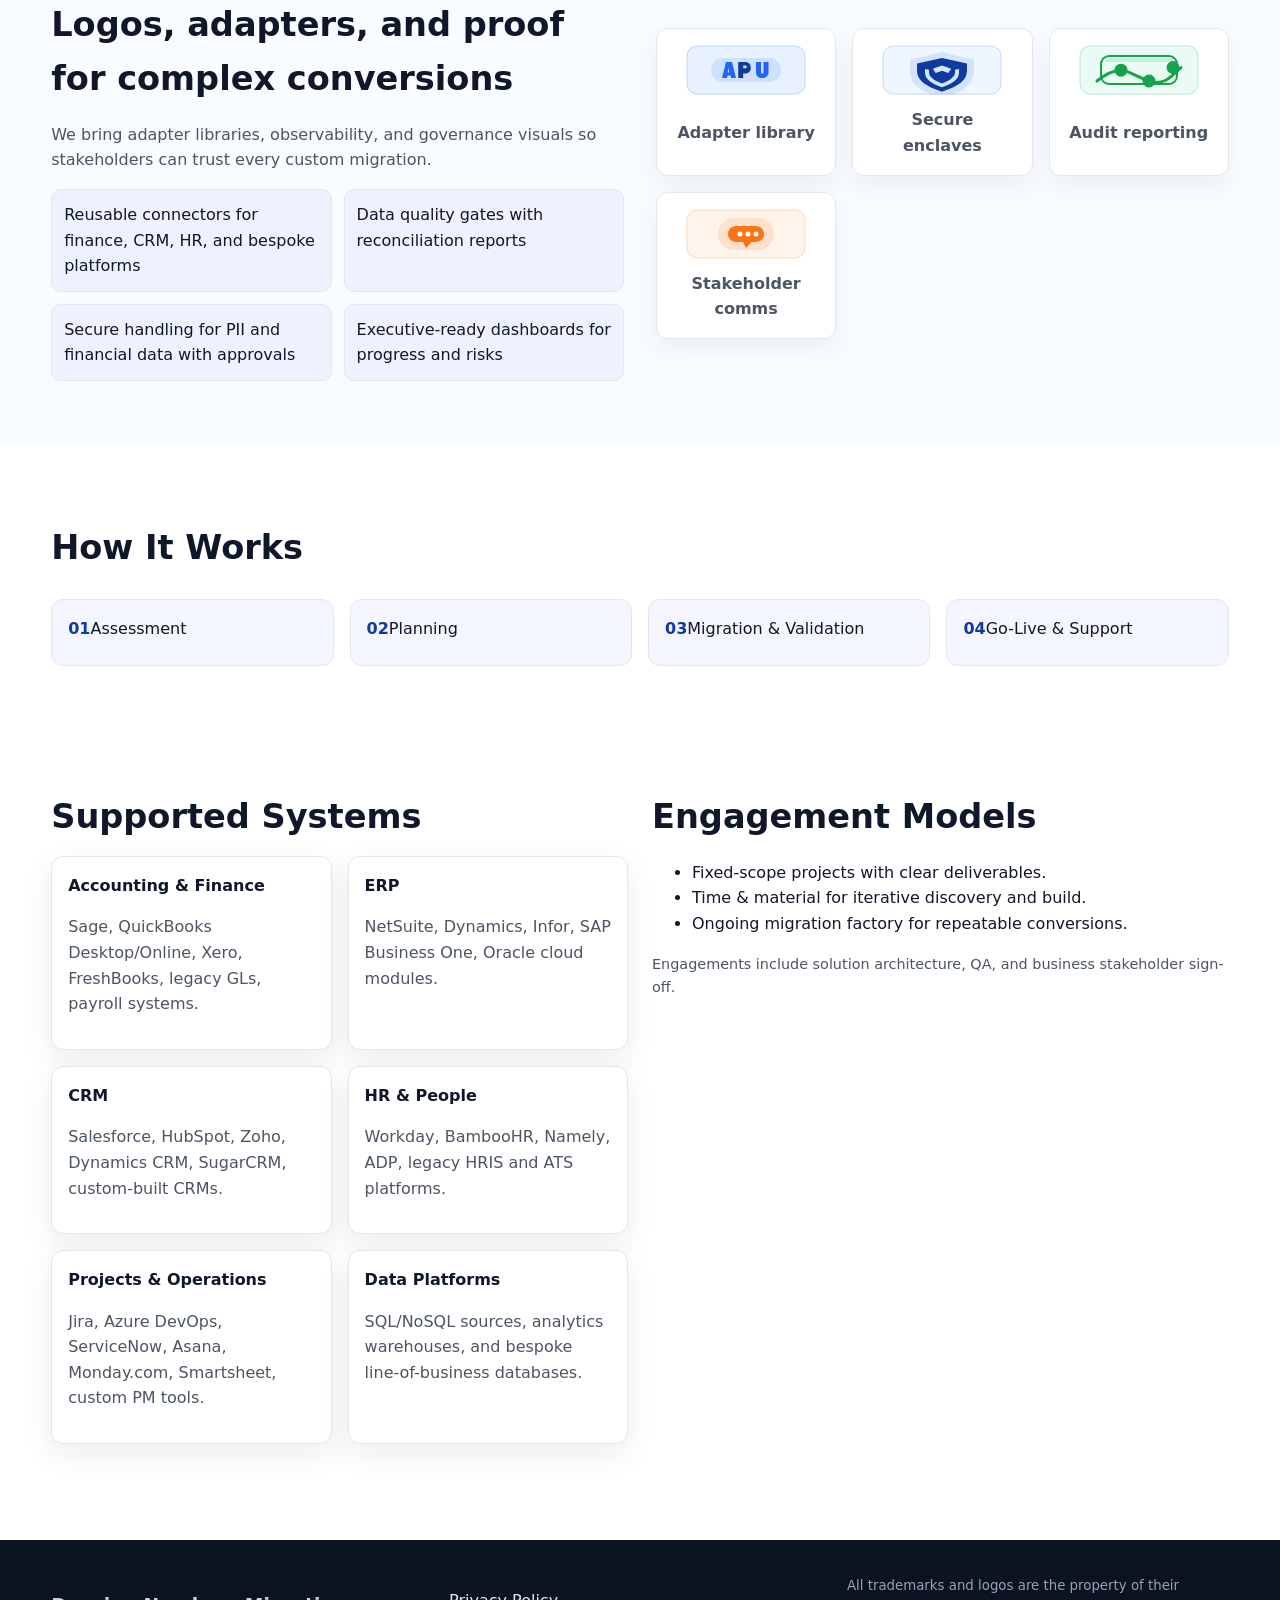
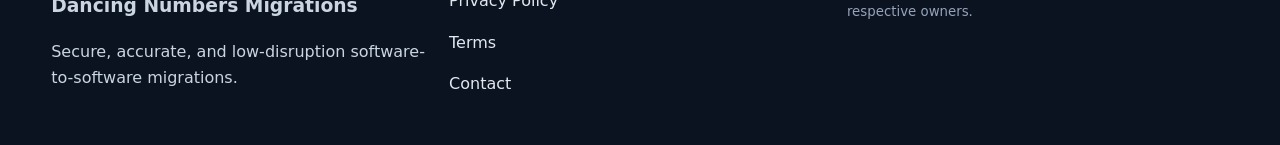
<file: custom-conversions.html>
<!DOCTYPE html>
<html lang="en">
<head>
  <meta charset="UTF-8">
  <meta name="viewport" content="width=device-width, initial-scale=1.0">
  <title>Custom Conversions | Dancing Numbers Migrations</title>
  <link rel="stylesheet" href="/assets/css/styles.css">
</head>
<body>
  <header class="site-header">
    <div class="container nav-container">
      <a href="/index.html" class="logo">Dancing Numbers Migrations</a>
      <button class="nav-toggle" aria-expanded="false" aria-label="Toggle navigation">
        <span></span>
      </button>
      <nav class="site-nav">
        <ul class="nav-list">
          <li class="nav-item"><a class="nav-link" href="/index.html">Home</a></li>
          <li class="nav-item has-mega">
            <button class="mega-trigger" aria-expanded="false">Services <span aria-hidden="true">▾</span></button>
            <div class="mega-menu">
              <div class="mega-menu-header">
                <h4>Migration playbooks for every platform</h4>
                <p>Detailed scope, coexistence planning, and end-to-end cutovers led by senior engineers.</p>
              </div>
              <div class="mega-grid">
                <a class="service-card" href="/google-workspace-to-microsoft-365-migration.html">
                  <img src="/assets/img/icon-gw-m365.svg" alt="Google to Microsoft migration icon">
                  <div>
                    <h4>Google Workspace → Microsoft 365</h4>
                    <p>Move Gmail, Drive, and collaboration to Exchange, OneDrive, and SharePoint.</p>
                  </div>
                </a>
                <a class="service-card" href="/microsoft-365-to-google-workspace-migration.html">
                  <img src="/assets/img/icon-m365-gw.svg" alt="Microsoft to Google migration icon">
                  <div>
                    <h4>Microsoft 365 → Google Workspace</h4>
                    <p>Exchange, OneDrive, and Teams remapped to Gmail, Drive, and Google Chat.</p>
                  </div>
                </a>
                <a class="service-card" href="/tenant-to-tenant-migration.html">
                  <img src="/assets/img/icon-tenant.svg" alt="Tenant to tenant icon">
                  <div>
                    <h4>Tenant to Tenant</h4>
                    <p>Consolidations, divestitures, and rebrands across Microsoft 365 and Google tenants.</p>
                  </div>
                </a>
                <a class="service-card" href="/cloud-software-migration.html">
                  <img src="/assets/img/icon-cloud.svg" alt="Cloud software migration icon">
                  <div>
                    <h4>Cloud Software Migration</h4>
                    <p>CRM, ERP, HR, and file storage moves with data integrity and auditability.</p>
                  </div>
                </a>
                <a class="service-card" href="/sharepoint-migration.html">
                  <img src="/assets/img/icon-sharepoint.svg" alt="SharePoint migration icon">
                  <div>
                    <h4>SharePoint Migration</h4>
                    <p>From on-premises, file servers, or other clouds into SharePoint Online.</p>
                  </div>
                </a>
                <a class="service-card" href="/custom-conversions.html">
                  <img src="/assets/img/icon-custom.svg" alt="Custom conversion icon">
                  <div>
                    <h4>Custom Conversions</h4>
                    <p>Legacy line-of-business systems, bespoke databases, and niche platforms.</p>
                  </div>
                </a>
              </div>
            </div>
          </li>
          <li class="nav-item"><a class="nav-link" href="#consultation">Contact</a></li>
        </ul>
      </nav>
    </div>
  </header>

  <section class="hero" id="consultation">
    <div class="container hero-grid">
      <div class="hero-content">
        <p class="eyebrow">Complex &amp; Legacy</p>
        <h1>Custom &amp; Complex Data Conversions</h1>
        <p>Legacy systems, niche platforms, and one-off conversions for finance, CRM, ERP, and more.</p>
        <ul class="hero-list">
          <li>Reverse-engineer legacy schemas and closed APIs.</li>
          <li>Data quality remediation, deduplication, and governance alignment.</li>
          <li>Testing harnesses and validation to prove fidelity.</li>
        </ul>
        <div class="hero-visual">
          <img src="/assets/img/hero-migration.svg" alt="Illustration of custom conversions">
        </div>
      </div>
      <div class="hero-form">
        <h3>Get Free Migration Consultation</h3>
        <form class="lead-form" novalidate>
          <div class="form-group">
            <label for="name-custom">Name*</label>
            <input id="name-custom" type="text" name="name" placeholder="Your full name" data-required="true">
            <div class="error-message"></div>
          </div>
          <div class="form-group">
            <label for="email-custom">Business Email*</label>
            <input id="email-custom" type="email" name="email" placeholder="you@company.com" data-required="true">
            <div class="error-message"></div>
          </div>
          <div class="form-group">
            <label for="company-custom">Company Name</label>
            <input id="company-custom" type="text" name="company" placeholder="Company or organization">
            <div class="error-message"></div>
          </div>
          <div class="form-group">
            <label for="source-custom">Source Platform / Software*</label>
            <input id="source-custom" type="text" name="source" placeholder="Source platform" data-required="true">
            <div class="error-message"></div>
          </div>
          <div class="form-group">
            <label for="target-custom">Target Platform / Software*</label>
            <input id="target-custom" type="text" name="target" placeholder="Target platform" data-required="true">
            <div class="error-message"></div>
          </div>
          <div class="form-group">
            <label for="message-custom">Message / Requirements*</label>
            <textarea id="message-custom" name="message" placeholder="Describe your migration goals" data-required="true"></textarea>
            <div class="error-message"></div>
          </div>
          <input type="submit" value="Get Free Migration Consultation">
        </form>
      </div>
    </div>
  </section>

  <div class="logo-strip">
    <div class="container">
      <small>Trusted by IT teams across industries</small>
      <div class="logo-grid" aria-hidden="true">
        <img src="/assets/img/logo-trust-1.svg" alt="" />
        <img src="/assets/img/logo-trust-2.svg" alt="" />
        <img src="/assets/img/logo-trust-3.svg" alt="" />
        <img src="/assets/img/logo-trust-4.svg" alt="" />
        <img src="/assets/img/logo-trust-5.svg" alt="" />
      </div>
    </div>
  </div>

  <section class="section">
    <div class="container">
      <div class="metrics">
        <div class="metric">
          <strong>1000+ successful migrations</strong>
          <p>Custom ETL, adapters, and hand-built pipelines for niche platforms.</p>
        </div>
        <div class="metric">
          <strong>Security-first process</strong>
          <p>Secure enclaves, data masking, and approvals for sensitive datasets.</p>
        </div>
        <div class="metric">
          <strong>Zero data loss guarantee*</strong>
          <p>Validation harnesses and reconciliation reports across complex schemas.</p>
          <p class="quote-note">*Guarantee applies to contracted scope with validated source data.</p>
        </div>
        <div class="metric">
          <strong>Dedicated migration experts</strong>
          <p>Engineers with ETL, scripting, and API design expertise for legacy systems.</p>
        </div>
      </div>
    </div>
  </section>

  <section class="section alt">
    <div class="container logos-panel">
      <div>
        <h2>Logos, adapters, and proof for complex conversions</h2>
        <p>We bring adapter libraries, observability, and governance visuals so stakeholders can trust every custom migration.</p>
        <ul class="badge-list">
          <li>Reusable connectors for finance, CRM, HR, and bespoke platforms</li>
          <li>Data quality gates with reconciliation reports</li>
          <li>Secure handling for PII and financial data with approvals</li>
          <li>Executive-ready dashboards for progress and risks</li>
        </ul>
      </div>
      <div class="logo-tiles">
        <div class="logo-card">
          <img src="/assets/img/logo-automation.svg" alt="Automation suite logo">
          <p>Adapter library</p>
        </div>
        <div class="logo-card">
          <img src="/assets/img/logo-security.svg" alt="Security review logo">
          <p>Secure enclaves</p>
        </div>
        <div class="logo-card">
          <img src="/assets/img/logo-observability.svg" alt="Observability logo">
          <p>Audit reporting</p>
        </div>
        <div class="logo-card">
          <img src="/assets/img/logo-support.svg" alt="Premier support logo">
          <p>Stakeholder comms</p>
        </div>
      </div>
    </div>
  </section>

  <section class="section">
    <div class="container">
      <h2>How It Works</h2>
      <div class="how-steps">
        <div class="step"><span>01</span>Assessment</div>
        <div class="step"><span>02</span>Planning</div>
        <div class="step"><span>03</span>Migration &amp; Validation</div>
        <div class="step"><span>04</span>Go-Live &amp; Support</div>
      </div>
    </div>
  </section>

  <section class="section">
    <div class="container split-grid">
      <div>
        <h2>Supported Systems</h2>
        <div class="list-grid">
          <div class="card">
            <strong>Accounting &amp; Finance</strong>
            <p>Sage, QuickBooks Desktop/Online, Xero, FreshBooks, legacy GLs, payroll systems.</p>
          </div>
          <div class="card">
            <strong>ERP</strong>
            <p>NetSuite, Dynamics, Infor, SAP Business One, Oracle cloud modules.</p>
          </div>
          <div class="card">
            <strong>CRM</strong>
            <p>Salesforce, HubSpot, Zoho, Dynamics CRM, SugarCRM, custom-built CRMs.</p>
          </div>
          <div class="card">
            <strong>HR &amp; People</strong>
            <p>Workday, BambooHR, Namely, ADP, legacy HRIS and ATS platforms.</p>
          </div>
          <div class="card">
            <strong>Projects &amp; Operations</strong>
            <p>Jira, Azure DevOps, ServiceNow, Asana, Monday.com, Smartsheet, custom PM tools.</p>
          </div>
          <div class="card">
            <strong>Data Platforms</strong>
            <p>SQL/NoSQL sources, analytics warehouses, and bespoke line-of-business databases.</p>
          </div>
        </div>
      </div>
      <div>
        <h2>Engagement Models</h2>
        <ul>
          <li>Fixed-scope projects with clear deliverables.</li>
          <li>Time &amp; material for iterative discovery and build.</li>
          <li>Ongoing migration factory for repeatable conversions.</li>
        </ul>
        <p class="quote-note">Engagements include solution architecture, QA, and business stakeholder sign-off.</p>
      </div>
    </div>
  </section>

  <footer class="footer">
    <div class="container footer-top">
      <div>
        <h3>Dancing Numbers Migrations</h3>
        <p>Secure, accurate, and low-disruption software-to-software migrations.</p>
      </div>
      <div>
        <p><a href="#">Privacy Policy</a></p>
        <p><a href="#">Terms</a></p>
        <p><a href="#">Contact</a></p>
      </div>
      <div>
        <small>All trademarks and logos are the property of their respective owners.</small>
      </div>
    </div>
  </footer>
  <script src="/assets/js/main.js"></script>
</body>
</html>
</file>
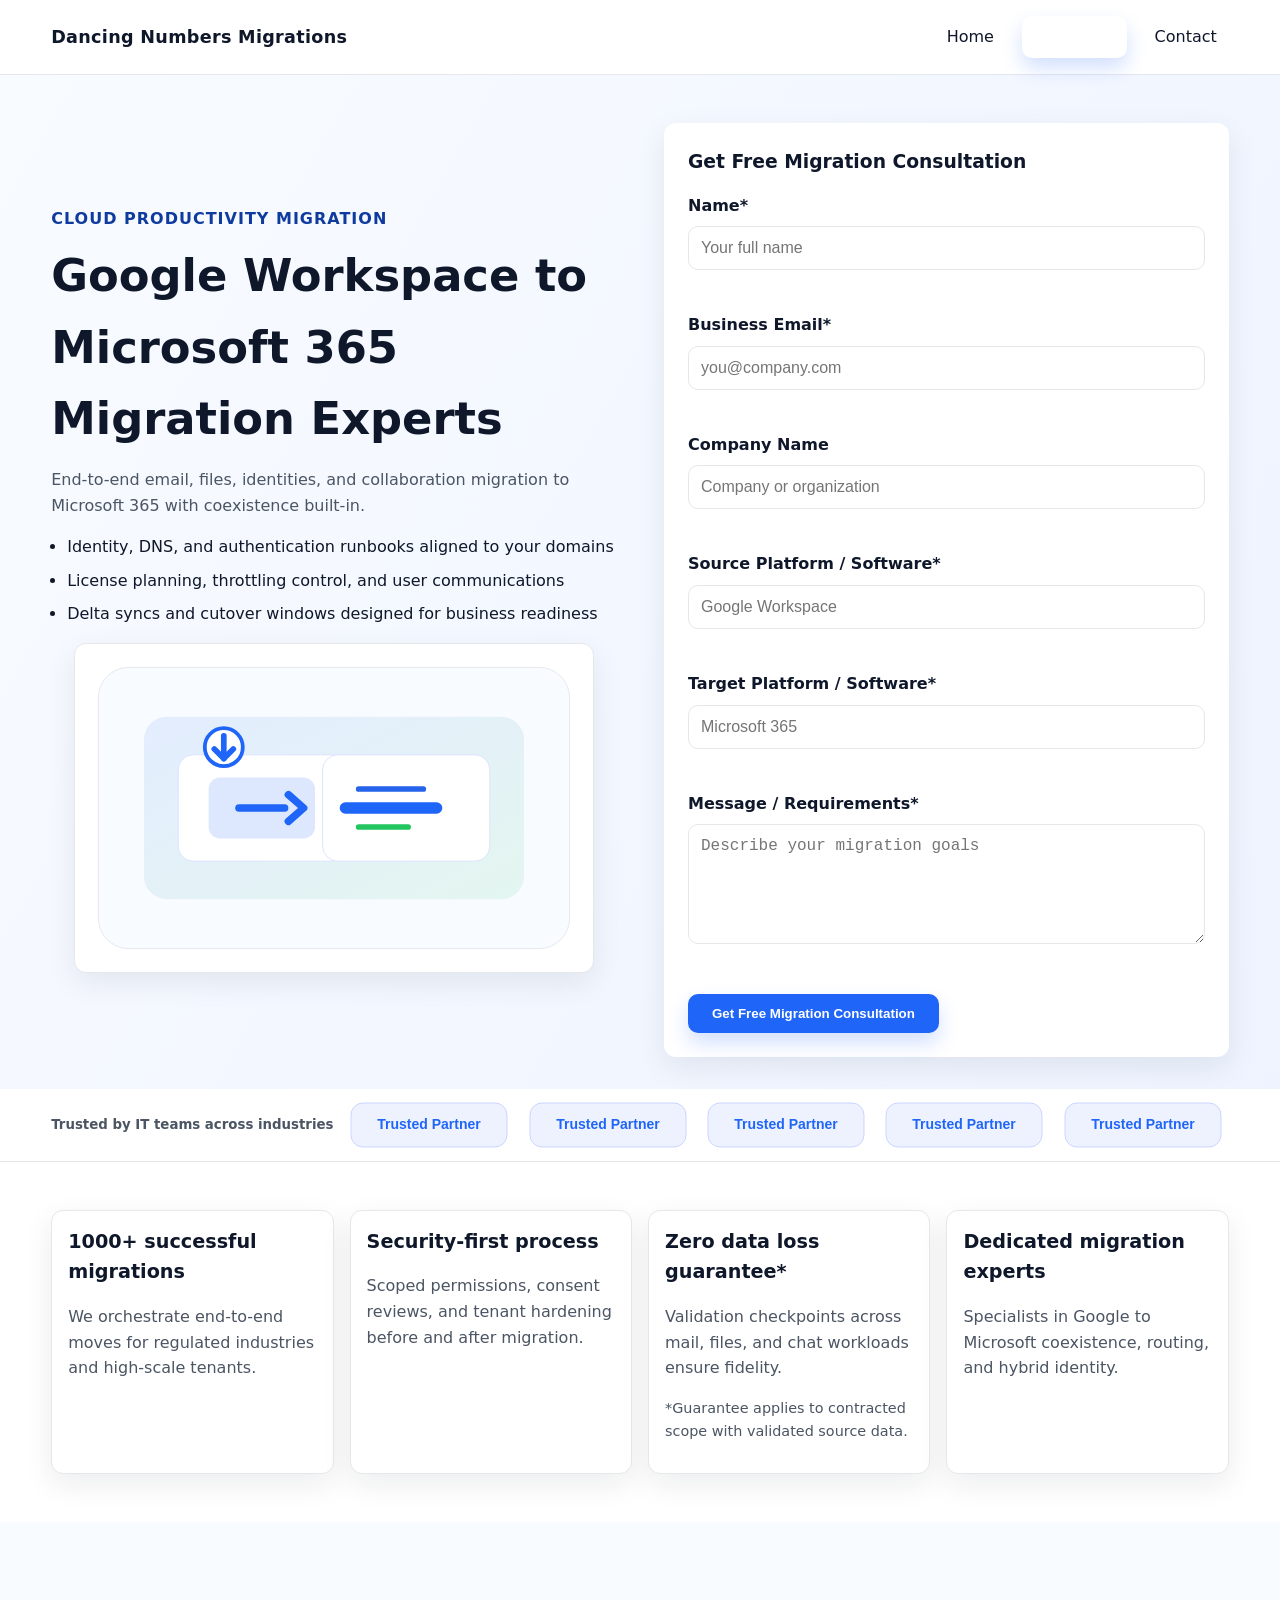
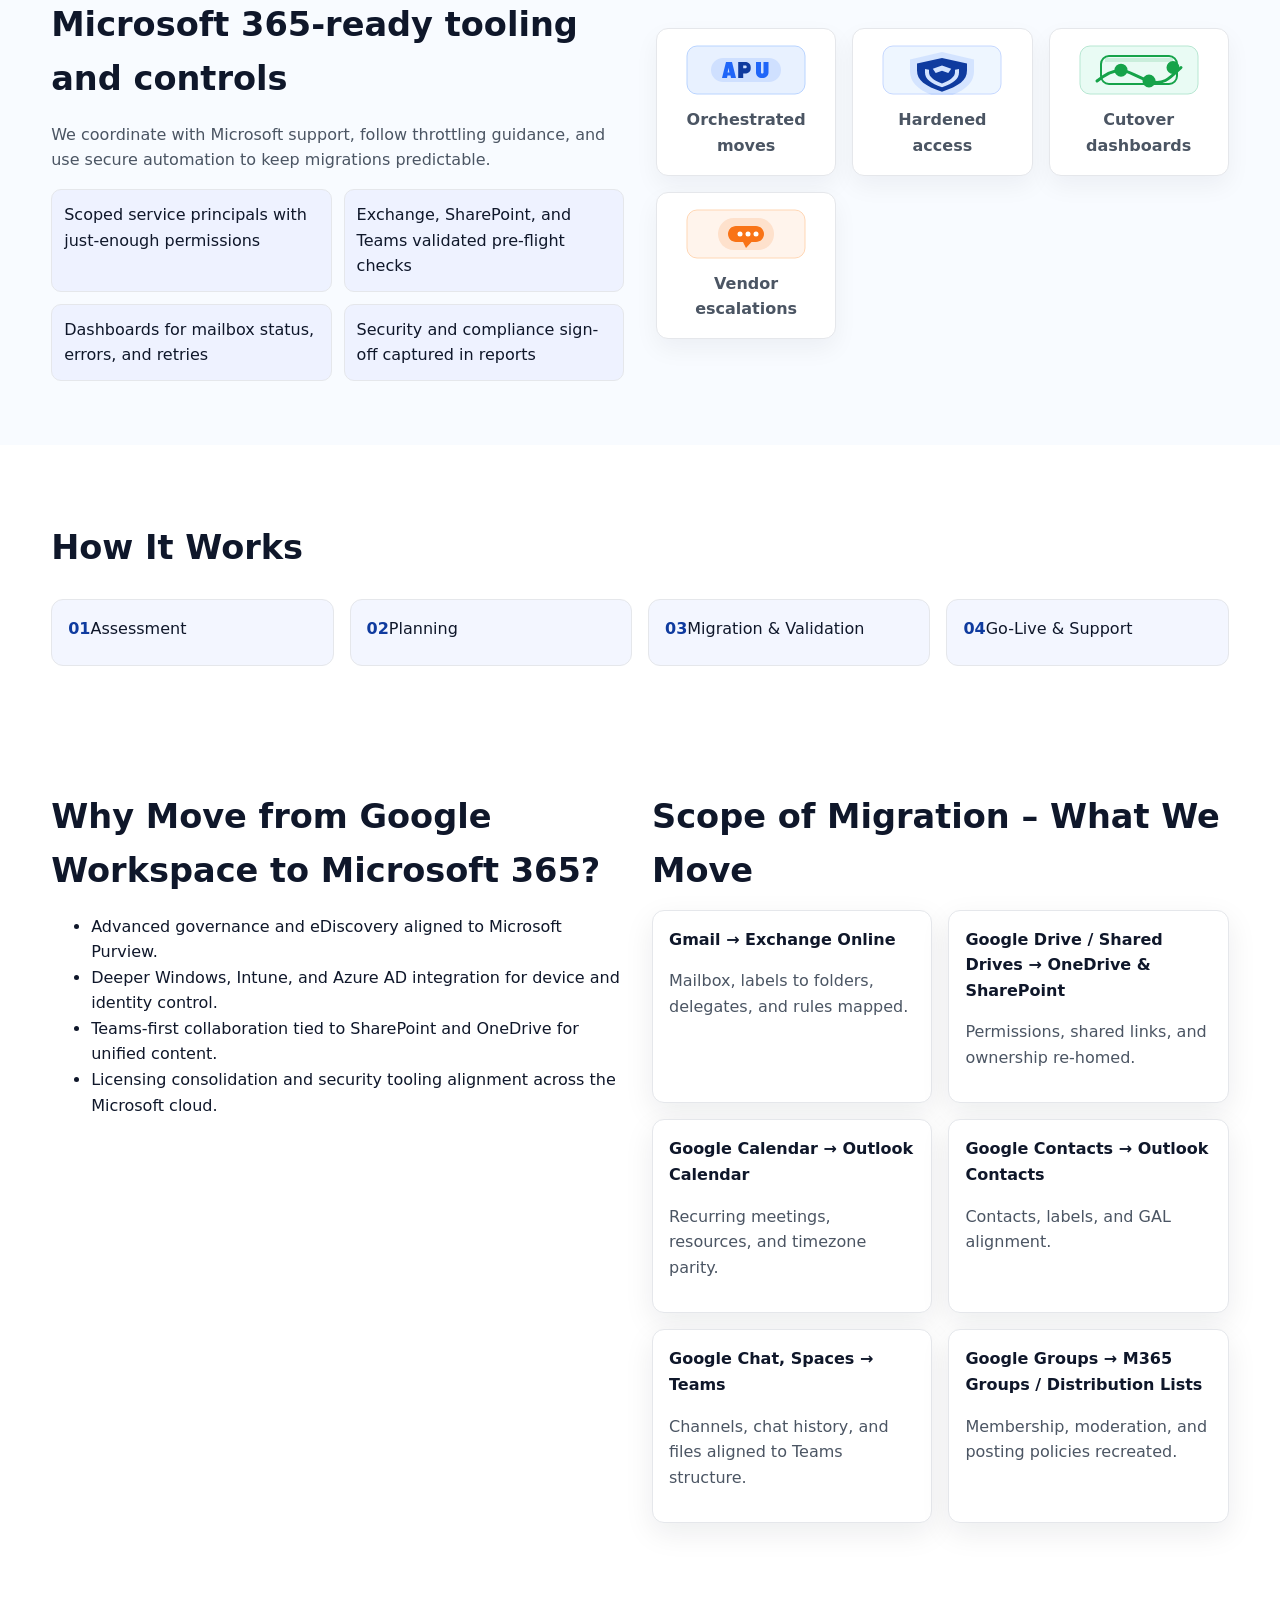
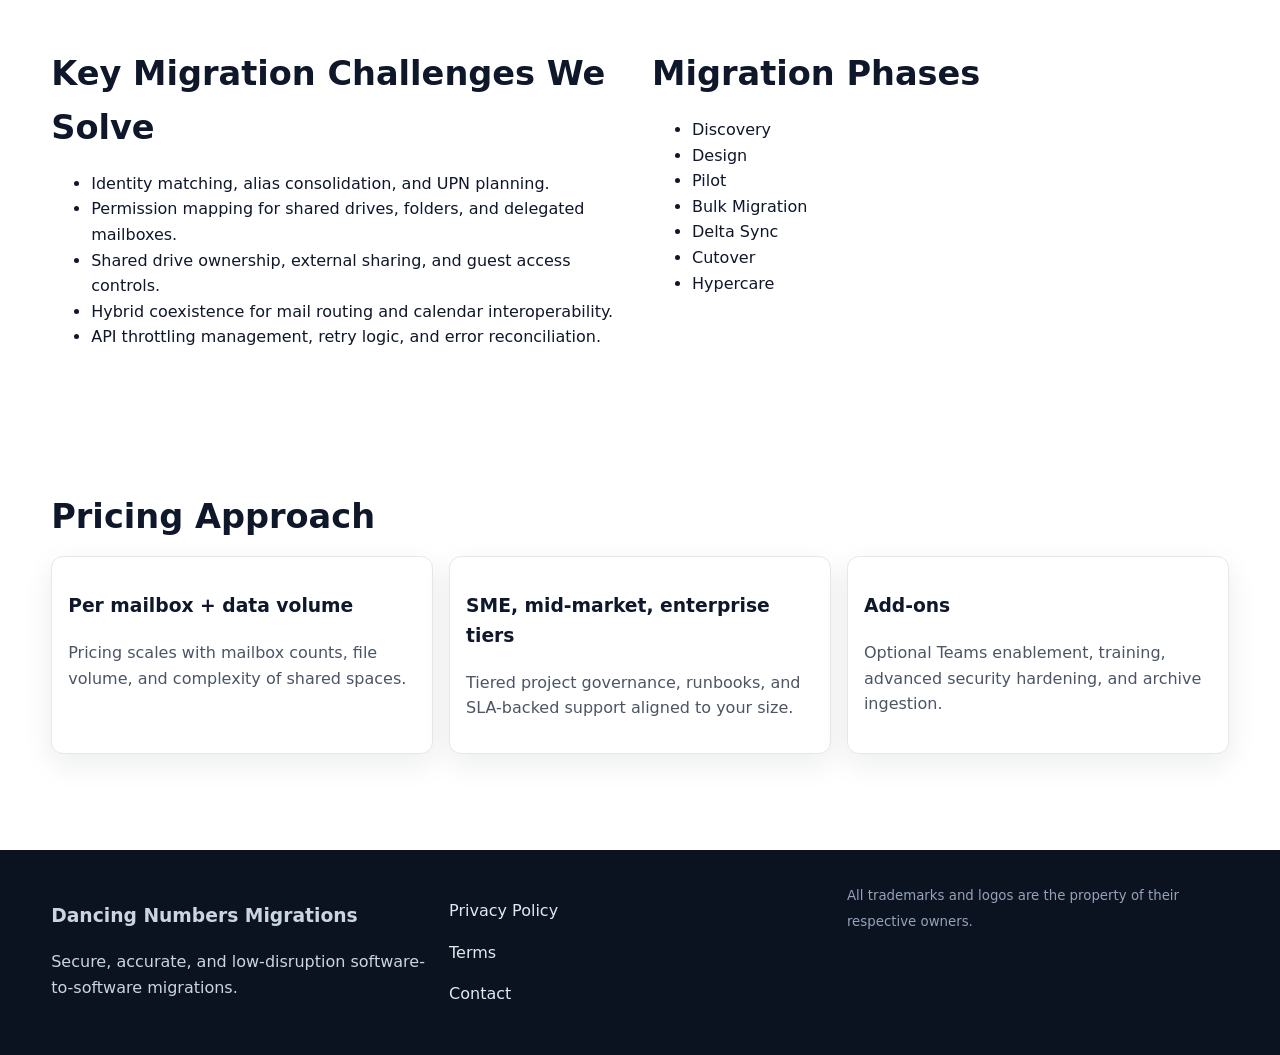
<file: google-workspace-to-microsoft-365-migration.html>
<!DOCTYPE html>
<html lang="en">
<head>
  <meta charset="UTF-8">
  <meta name="viewport" content="width=device-width, initial-scale=1.0">
  <title>Google Workspace to Microsoft 365 Migration | Dancing Numbers Migrations</title>
  <link rel="stylesheet" href="/assets/css/styles.css">
</head>
<body>
  <header class="site-header">
    <div class="container nav-container">
      <a href="/index.html" class="logo">Dancing Numbers Migrations</a>
      <button class="nav-toggle" aria-expanded="false" aria-label="Toggle navigation">
        <span></span>
      </button>
      <nav class="site-nav">
        <ul class="nav-list">
          <li class="nav-item"><a class="nav-link" href="/index.html">Home</a></li>
          <li class="nav-item has-mega">
            <button class="mega-trigger" aria-expanded="false">Services <span aria-hidden="true">▾</span></button>
            <div class="mega-menu">
              <div class="mega-menu-header">
                <h4>Migration playbooks for every platform</h4>
                <p>Detailed scope, coexistence planning, and end-to-end cutovers led by senior engineers.</p>
              </div>
              <div class="mega-grid">
                <a class="service-card" href="/google-workspace-to-microsoft-365-migration.html">
                  <img src="/assets/img/icon-gw-m365.svg" alt="Google to Microsoft migration icon">
                  <div>
                    <h4>Google Workspace → Microsoft 365</h4>
                    <p>Move Gmail, Drive, and collaboration to Exchange, OneDrive, and SharePoint.</p>
                  </div>
                </a>
                <a class="service-card" href="/microsoft-365-to-google-workspace-migration.html">
                  <img src="/assets/img/icon-m365-gw.svg" alt="Microsoft to Google migration icon">
                  <div>
                    <h4>Microsoft 365 → Google Workspace</h4>
                    <p>Exchange, OneDrive, and Teams remapped to Gmail, Drive, and Google Chat.</p>
                  </div>
                </a>
                <a class="service-card" href="/tenant-to-tenant-migration.html">
                  <img src="/assets/img/icon-tenant.svg" alt="Tenant to tenant icon">
                  <div>
                    <h4>Tenant to Tenant</h4>
                    <p>Consolidations, divestitures, and rebrands across Microsoft 365 and Google tenants.</p>
                  </div>
                </a>
                <a class="service-card" href="/cloud-software-migration.html">
                  <img src="/assets/img/icon-cloud.svg" alt="Cloud software migration icon">
                  <div>
                    <h4>Cloud Software Migration</h4>
                    <p>CRM, ERP, HR, and file storage moves with data integrity and auditability.</p>
                  </div>
                </a>
                <a class="service-card" href="/sharepoint-migration.html">
                  <img src="/assets/img/icon-sharepoint.svg" alt="SharePoint migration icon">
                  <div>
                    <h4>SharePoint Migration</h4>
                    <p>From on-premises, file servers, or other clouds into SharePoint Online.</p>
                  </div>
                </a>
                <a class="service-card" href="/custom-conversions.html">
                  <img src="/assets/img/icon-custom.svg" alt="Custom conversion icon">
                  <div>
                    <h4>Custom Conversions</h4>
                    <p>Legacy line-of-business systems, bespoke databases, and niche platforms.</p>
                  </div>
                </a>
              </div>
            </div>
          </li>
          <li class="nav-item"><a class="nav-link" href="#consultation">Contact</a></li>
        </ul>
      </nav>
    </div>
  </header>

  <section class="hero" id="consultation">
    <div class="container hero-grid">
      <div class="hero-content">
        <p class="eyebrow">Cloud Productivity Migration</p>
        <h1>Google Workspace to Microsoft 365 Migration Experts</h1>
        <p>End-to-end email, files, identities, and collaboration migration to Microsoft 365 with coexistence built-in.</p>
        <ul class="hero-list">
          <li>Identity, DNS, and authentication runbooks aligned to your domains</li>
          <li>License planning, throttling control, and user communications</li>
          <li>Delta syncs and cutover windows designed for business readiness</li>
        </ul>
        <div class="hero-visual">
          <img src="/assets/img/hero-migration.svg" alt="Illustration of Google to Microsoft migration">
        </div>
      </div>
      <div class="hero-form">
        <h3>Get Free Migration Consultation</h3>
        <form class="lead-form" novalidate>
          <div class="form-group">
            <label for="name-g2m">Name*</label>
            <input id="name-g2m" type="text" name="name" placeholder="Your full name" data-required="true">
            <div class="error-message"></div>
          </div>
          <div class="form-group">
            <label for="email-g2m">Business Email*</label>
            <input id="email-g2m" type="email" name="email" placeholder="you@company.com" data-required="true">
            <div class="error-message"></div>
          </div>
          <div class="form-group">
            <label for="company-g2m">Company Name</label>
            <input id="company-g2m" type="text" name="company" placeholder="Company or organization">
            <div class="error-message"></div>
          </div>
          <div class="form-group">
            <label for="source-g2m">Source Platform / Software*</label>
            <input id="source-g2m" type="text" name="source" placeholder="Google Workspace" data-required="true">
            <div class="error-message"></div>
          </div>
          <div class="form-group">
            <label for="target-g2m">Target Platform / Software*</label>
            <input id="target-g2m" type="text" name="target" placeholder="Microsoft 365" data-required="true">
            <div class="error-message"></div>
          </div>
          <div class="form-group">
            <label for="message-g2m">Message / Requirements*</label>
            <textarea id="message-g2m" name="message" placeholder="Describe your migration goals" data-required="true"></textarea>
            <div class="error-message"></div>
          </div>
          <input type="submit" value="Get Free Migration Consultation">
        </form>
      </div>
    </div>
  </section>

  <div class="logo-strip">
    <div class="container">
      <small>Trusted by IT teams across industries</small>
      <div class="logo-grid" aria-hidden="true">
        <img src="/assets/img/logo-trust-1.svg" alt="" />
        <img src="/assets/img/logo-trust-2.svg" alt="" />
        <img src="/assets/img/logo-trust-3.svg" alt="" />
        <img src="/assets/img/logo-trust-4.svg" alt="" />
        <img src="/assets/img/logo-trust-5.svg" alt="" />
      </div>
    </div>
  </div>

  <section class="section">
    <div class="container">
      <div class="metrics">
        <div class="metric">
          <strong>1000+ successful migrations</strong>
          <p>We orchestrate end-to-end moves for regulated industries and high-scale tenants.</p>
        </div>
        <div class="metric">
          <strong>Security-first process</strong>
          <p>Scoped permissions, consent reviews, and tenant hardening before and after migration.</p>
        </div>
        <div class="metric">
          <strong>Zero data loss guarantee*</strong>
          <p>Validation checkpoints across mail, files, and chat workloads ensure fidelity.</p>
          <p class="quote-note">*Guarantee applies to contracted scope with validated source data.</p>
        </div>
        <div class="metric">
          <strong>Dedicated migration experts</strong>
          <p>Specialists in Google to Microsoft coexistence, routing, and hybrid identity.</p>
        </div>
      </div>
    </div>
  </section>

  <section class="section alt">
    <div class="container logos-panel">
      <div>
        <h2>Microsoft 365-ready tooling and controls</h2>
        <p>We coordinate with Microsoft support, follow throttling guidance, and use secure automation to keep migrations predictable.</p>
        <ul class="badge-list">
          <li>Scoped service principals with just-enough permissions</li>
          <li>Exchange, SharePoint, and Teams validated pre-flight checks</li>
          <li>Dashboards for mailbox status, errors, and retries</li>
          <li>Security and compliance sign-off captured in reports</li>
        </ul>
      </div>
      <div class="logo-tiles">
        <div class="logo-card">
          <img src="/assets/img/logo-automation.svg" alt="Automation suite logo">
          <p>Orchestrated moves</p>
        </div>
        <div class="logo-card">
          <img src="/assets/img/logo-security.svg" alt="Security review logo">
          <p>Hardened access</p>
        </div>
        <div class="logo-card">
          <img src="/assets/img/logo-observability.svg" alt="Observability logo">
          <p>Cutover dashboards</p>
        </div>
        <div class="logo-card">
          <img src="/assets/img/logo-support.svg" alt="Premier support logo">
          <p>Vendor escalations</p>
        </div>
      </div>
    </div>
  </section>

  <section class="section">
    <div class="container">
      <h2>How It Works</h2>
      <div class="how-steps">
        <div class="step"><span>01</span>Assessment</div>
        <div class="step"><span>02</span>Planning</div>
        <div class="step"><span>03</span>Migration &amp; Validation</div>
        <div class="step"><span>04</span>Go-Live &amp; Support</div>
      </div>
    </div>
  </section>

  <section class="section">
    <div class="container split-grid">
      <div>
        <h2>Why Move from Google Workspace to Microsoft 365?</h2>
        <ul>
          <li>Advanced governance and eDiscovery aligned to Microsoft Purview.</li>
          <li>Deeper Windows, Intune, and Azure AD integration for device and identity control.</li>
          <li>Teams-first collaboration tied to SharePoint and OneDrive for unified content.</li>
          <li>Licensing consolidation and security tooling alignment across the Microsoft cloud.</li>
        </ul>
      </div>
      <div>
        <h2>Scope of Migration – What We Move</h2>
        <div class="list-grid">
          <div class="card"><strong>Gmail → Exchange Online</strong><p>Mailbox, labels to folders, delegates, and rules mapped.</p></div>
          <div class="card"><strong>Google Drive / Shared Drives → OneDrive &amp; SharePoint</strong><p>Permissions, shared links, and ownership re-homed.</p></div>
          <div class="card"><strong>Google Calendar → Outlook Calendar</strong><p>Recurring meetings, resources, and timezone parity.</p></div>
          <div class="card"><strong>Google Contacts → Outlook Contacts</strong><p>Contacts, labels, and GAL alignment.</p></div>
          <div class="card"><strong>Google Chat, Spaces → Teams</strong><p>Channels, chat history, and files aligned to Teams structure.</p></div>
          <div class="card"><strong>Google Groups → M365 Groups / Distribution Lists</strong><p>Membership, moderation, and posting policies recreated.</p></div>
        </div>
      </div>
    </div>
  </section>

  <section class="section">
    <div class="container split-grid">
      <div>
        <h2>Key Migration Challenges We Solve</h2>
        <ul>
          <li>Identity matching, alias consolidation, and UPN planning.</li>
          <li>Permission mapping for shared drives, folders, and delegated mailboxes.</li>
          <li>Shared drive ownership, external sharing, and guest access controls.</li>
          <li>Hybrid coexistence for mail routing and calendar interoperability.</li>
          <li>API throttling management, retry logic, and error reconciliation.</li>
        </ul>
      </div>
      <div>
        <h2>Migration Phases</h2>
        <ul>
          <li>Discovery</li>
          <li>Design</li>
          <li>Pilot</li>
          <li>Bulk Migration</li>
          <li>Delta Sync</li>
          <li>Cutover</li>
          <li>Hypercare</li>
        </ul>
      </div>
    </div>
  </section>

  <section class="section">
    <div class="container">
      <h2>Pricing Approach</h2>
      <div class="pricing-cards">
        <div class="pricing-card">
          <h3>Per mailbox + data volume</h3>
          <p>Pricing scales with mailbox counts, file volume, and complexity of shared spaces.</p>
        </div>
        <div class="pricing-card">
          <h3>SME, mid-market, enterprise tiers</h3>
          <p>Tiered project governance, runbooks, and SLA-backed support aligned to your size.</p>
        </div>
        <div class="pricing-card">
          <h3>Add-ons</h3>
          <p>Optional Teams enablement, training, advanced security hardening, and archive ingestion.</p>
        </div>
      </div>
    </div>
  </section>

  <footer class="footer">
    <div class="container footer-top">
      <div>
        <h3>Dancing Numbers Migrations</h3>
        <p>Secure, accurate, and low-disruption software-to-software migrations.</p>
      </div>
      <div>
        <p><a href="#">Privacy Policy</a></p>
        <p><a href="#">Terms</a></p>
        <p><a href="#">Contact</a></p>
      </div>
      <div>
        <small>All trademarks and logos are the property of their respective owners.</small>
      </div>
    </div>
  </footer>
  <script src="/assets/js/main.js"></script>
</body>
</html>
</file>
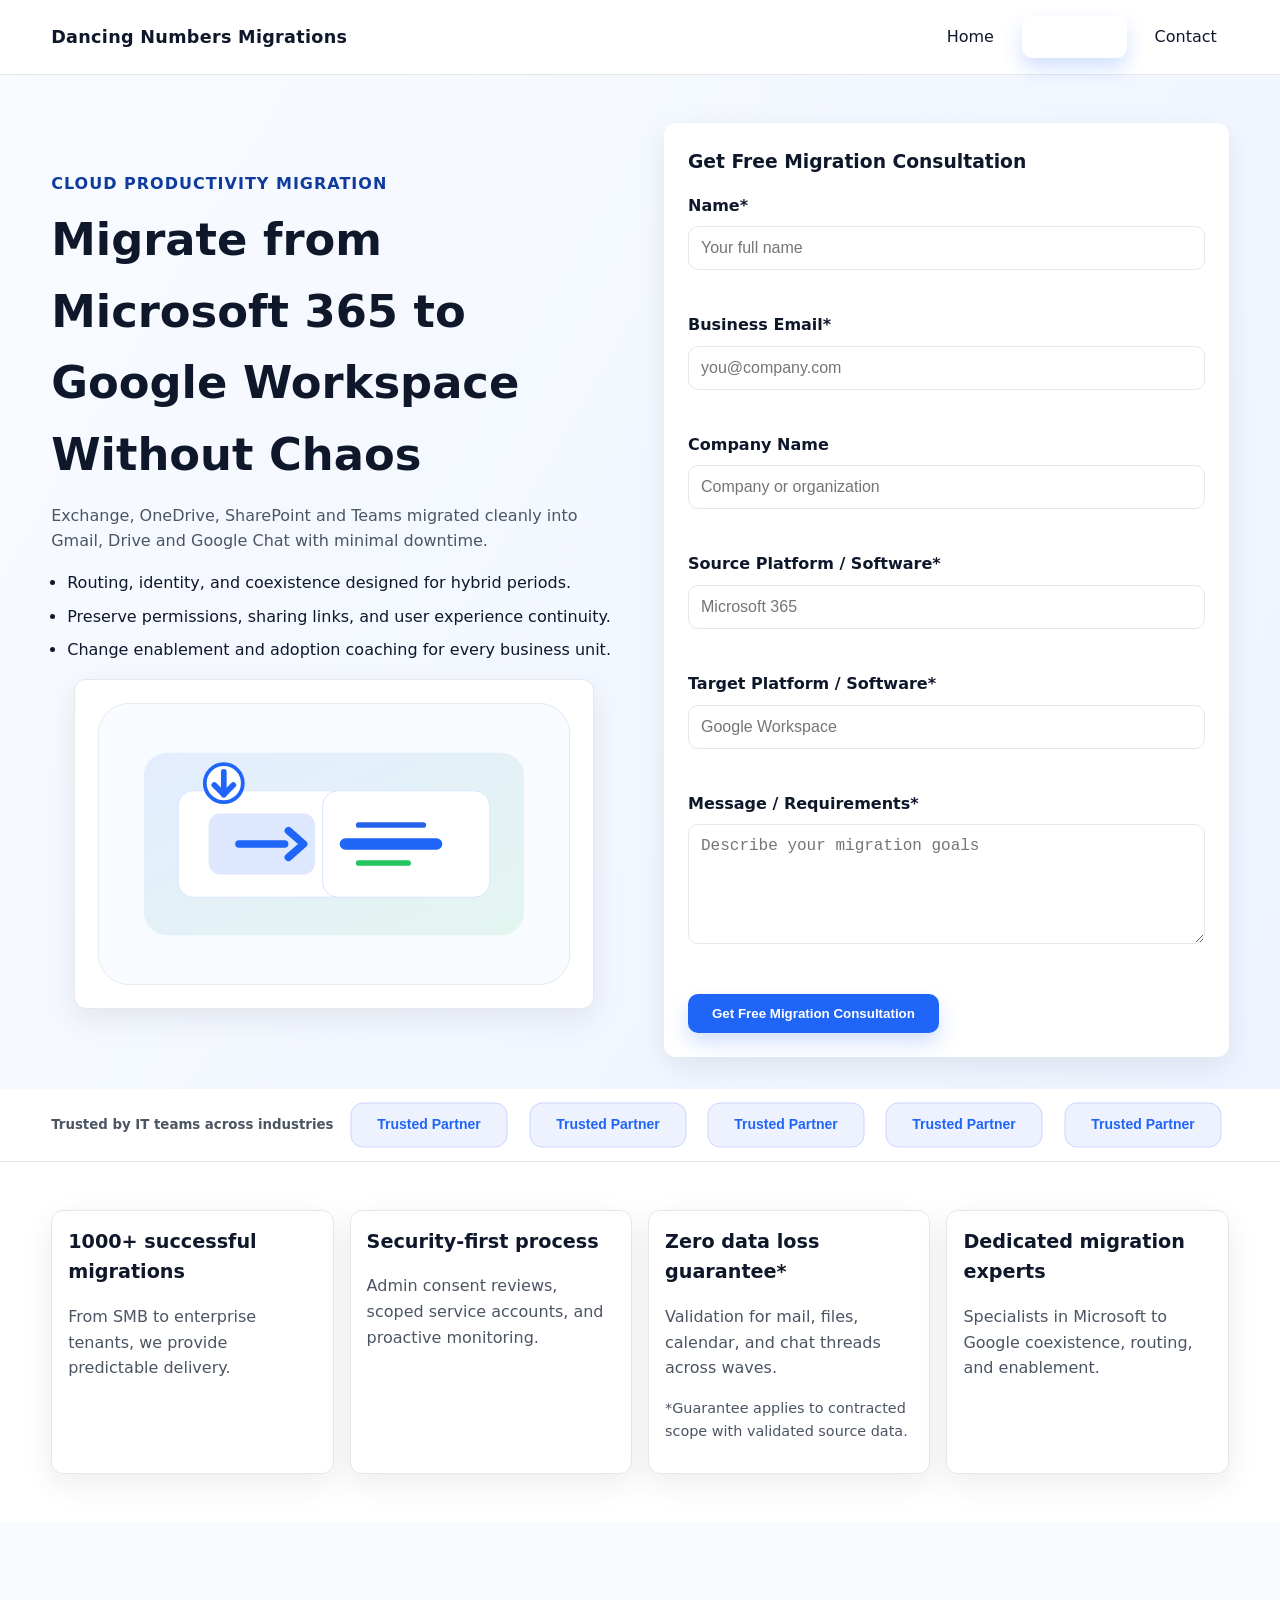
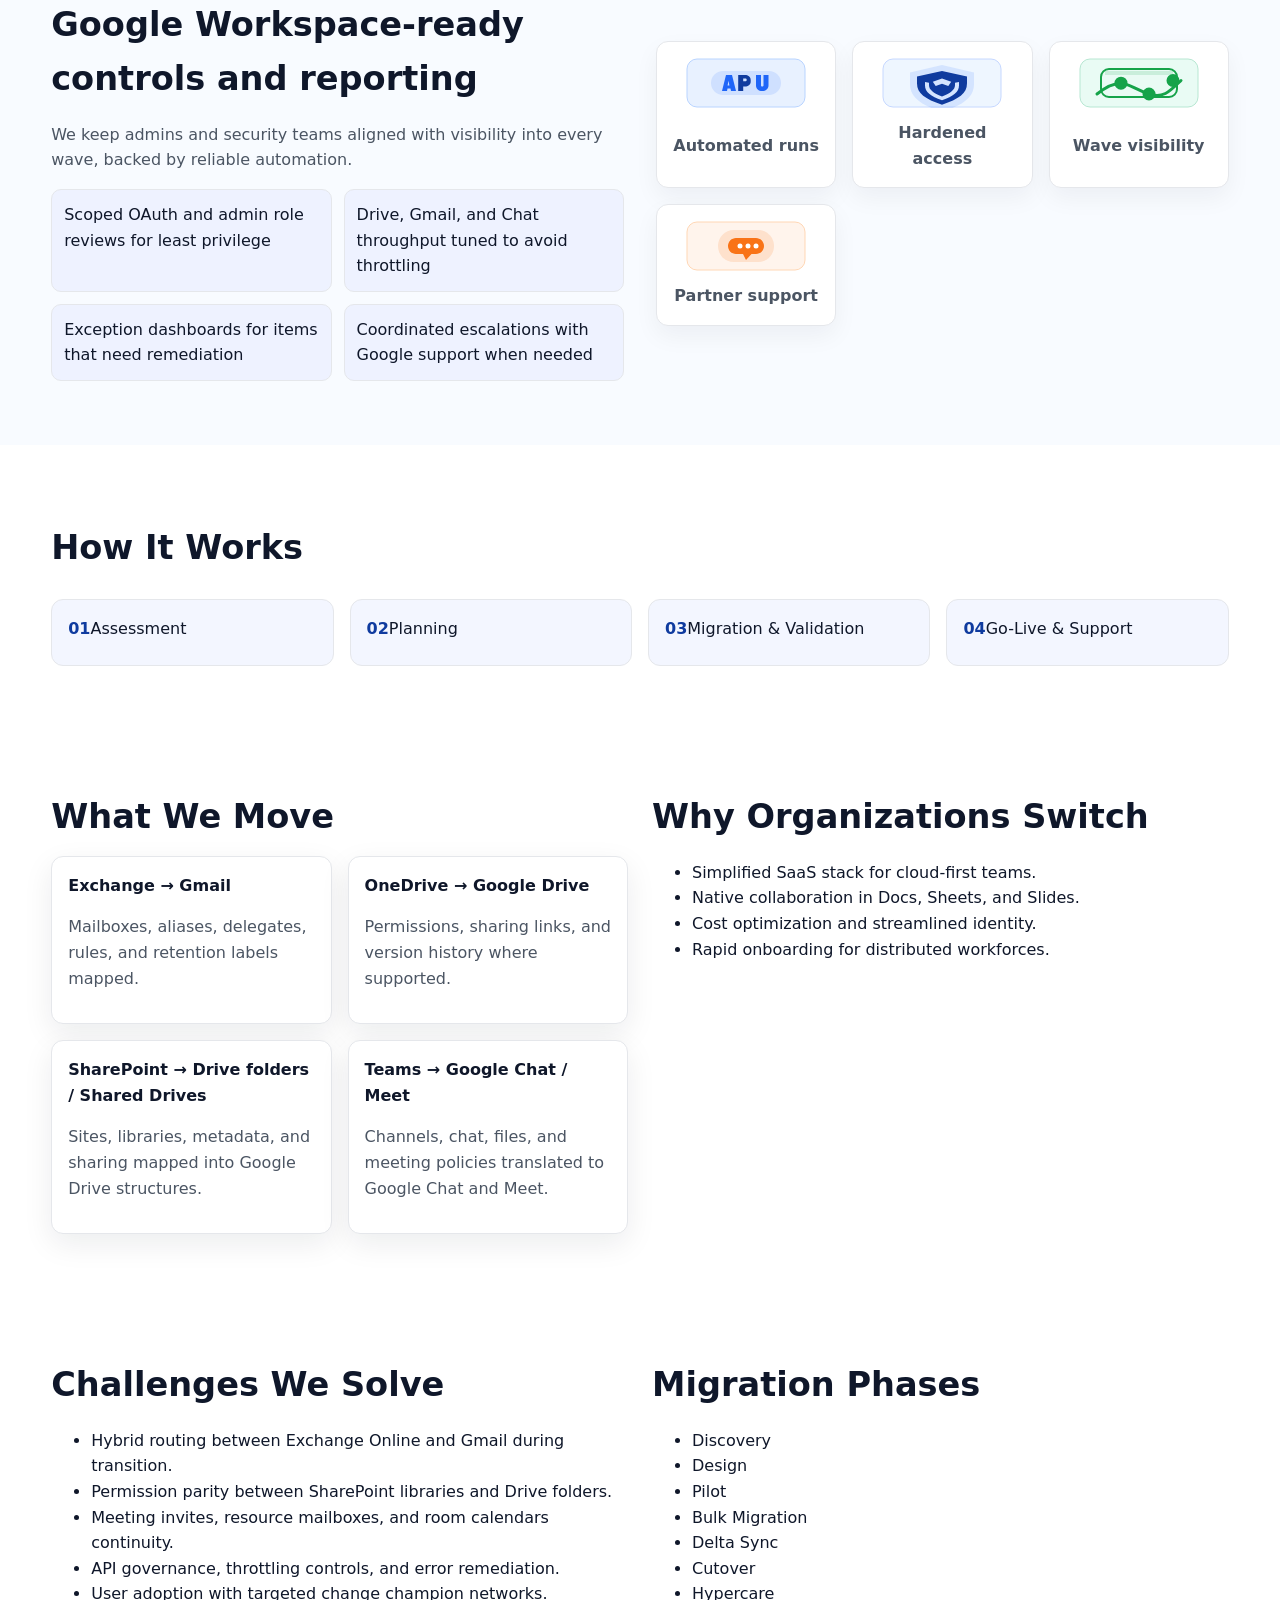
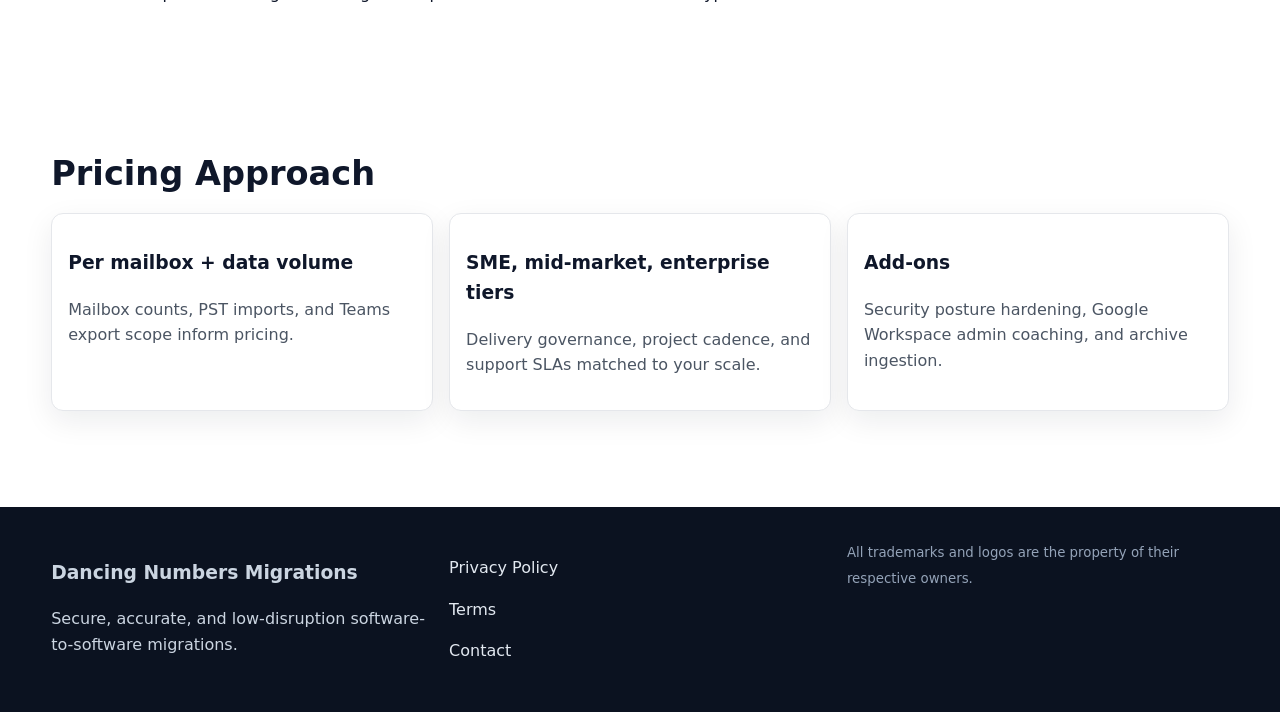
<file: microsoft-365-to-google-workspace-migration.html>
<!DOCTYPE html>
<html lang="en">
<head>
  <meta charset="UTF-8">
  <meta name="viewport" content="width=device-width, initial-scale=1.0">
  <title>Microsoft 365 to Google Workspace Migration | Dancing Numbers Migrations</title>
  <link rel="stylesheet" href="/assets/css/styles.css">
</head>
<body>
  <header class="site-header">
    <div class="container nav-container">
      <a href="/index.html" class="logo">Dancing Numbers Migrations</a>
      <button class="nav-toggle" aria-expanded="false" aria-label="Toggle navigation">
        <span></span>
      </button>
      <nav class="site-nav">
        <ul class="nav-list">
          <li class="nav-item"><a class="nav-link" href="/index.html">Home</a></li>
          <li class="nav-item has-mega">
            <button class="mega-trigger" aria-expanded="false">Services <span aria-hidden="true">▾</span></button>
            <div class="mega-menu">
              <div class="mega-menu-header">
                <h4>Migration playbooks for every platform</h4>
                <p>Detailed scope, coexistence planning, and end-to-end cutovers led by senior engineers.</p>
              </div>
              <div class="mega-grid">
                <a class="service-card" href="/google-workspace-to-microsoft-365-migration.html">
                  <img src="/assets/img/icon-gw-m365.svg" alt="Google to Microsoft migration icon">
                  <div>
                    <h4>Google Workspace → Microsoft 365</h4>
                    <p>Move Gmail, Drive, and collaboration to Exchange, OneDrive, and SharePoint.</p>
                  </div>
                </a>
                <a class="service-card" href="/microsoft-365-to-google-workspace-migration.html">
                  <img src="/assets/img/icon-m365-gw.svg" alt="Microsoft to Google migration icon">
                  <div>
                    <h4>Microsoft 365 → Google Workspace</h4>
                    <p>Exchange, OneDrive, and Teams remapped to Gmail, Drive, and Google Chat.</p>
                  </div>
                </a>
                <a class="service-card" href="/tenant-to-tenant-migration.html">
                  <img src="/assets/img/icon-tenant.svg" alt="Tenant to tenant icon">
                  <div>
                    <h4>Tenant to Tenant</h4>
                    <p>Consolidations, divestitures, and rebrands across Microsoft 365 and Google tenants.</p>
                  </div>
                </a>
                <a class="service-card" href="/cloud-software-migration.html">
                  <img src="/assets/img/icon-cloud.svg" alt="Cloud software migration icon">
                  <div>
                    <h4>Cloud Software Migration</h4>
                    <p>CRM, ERP, HR, and file storage moves with data integrity and auditability.</p>
                  </div>
                </a>
                <a class="service-card" href="/sharepoint-migration.html">
                  <img src="/assets/img/icon-sharepoint.svg" alt="SharePoint migration icon">
                  <div>
                    <h4>SharePoint Migration</h4>
                    <p>From on-premises, file servers, or other clouds into SharePoint Online.</p>
                  </div>
                </a>
                <a class="service-card" href="/custom-conversions.html">
                  <img src="/assets/img/icon-custom.svg" alt="Custom conversion icon">
                  <div>
                    <h4>Custom Conversions</h4>
                    <p>Legacy line-of-business systems, bespoke databases, and niche platforms.</p>
                  </div>
                </a>
              </div>
            </div>
          </li>
          <li class="nav-item"><a class="nav-link" href="#consultation">Contact</a></li>
        </ul>
      </nav>
    </div>
  </header>

  <section class="hero" id="consultation">
    <div class="container hero-grid">
      <div class="hero-content">
        <p class="eyebrow">Cloud Productivity Migration</p>
        <h1>Migrate from Microsoft 365 to Google Workspace Without Chaos</h1>
        <p>Exchange, OneDrive, SharePoint and Teams migrated cleanly into Gmail, Drive and Google Chat with minimal downtime.</p>
        <ul class="hero-list">
          <li>Routing, identity, and coexistence designed for hybrid periods.</li>
          <li>Preserve permissions, sharing links, and user experience continuity.</li>
          <li>Change enablement and adoption coaching for every business unit.</li>
        </ul>
        <div class="hero-visual">
          <img src="/assets/img/hero-migration.svg" alt="Illustration of Microsoft to Google migration">
        </div>
      </div>
      <div class="hero-form">
        <h3>Get Free Migration Consultation</h3>
        <form class="lead-form" novalidate>
          <div class="form-group">
            <label for="name-m2g">Name*</label>
            <input id="name-m2g" type="text" name="name" placeholder="Your full name" data-required="true">
            <div class="error-message"></div>
          </div>
          <div class="form-group">
            <label for="email-m2g">Business Email*</label>
            <input id="email-m2g" type="email" name="email" placeholder="you@company.com" data-required="true">
            <div class="error-message"></div>
          </div>
          <div class="form-group">
            <label for="company-m2g">Company Name</label>
            <input id="company-m2g" type="text" name="company" placeholder="Company or organization">
            <div class="error-message"></div>
          </div>
          <div class="form-group">
            <label for="source-m2g">Source Platform / Software*</label>
            <input id="source-m2g" type="text" name="source" placeholder="Microsoft 365" data-required="true">
            <div class="error-message"></div>
          </div>
          <div class="form-group">
            <label for="target-m2g">Target Platform / Software*</label>
            <input id="target-m2g" type="text" name="target" placeholder="Google Workspace" data-required="true">
            <div class="error-message"></div>
          </div>
          <div class="form-group">
            <label for="message-m2g">Message / Requirements*</label>
            <textarea id="message-m2g" name="message" placeholder="Describe your migration goals" data-required="true"></textarea>
            <div class="error-message"></div>
          </div>
          <input type="submit" value="Get Free Migration Consultation">
        </form>
      </div>
    </div>
  </section>

  <div class="logo-strip">
    <div class="container">
      <small>Trusted by IT teams across industries</small>
      <div class="logo-grid" aria-hidden="true">
        <img src="/assets/img/logo-trust-1.svg" alt="" />
        <img src="/assets/img/logo-trust-2.svg" alt="" />
        <img src="/assets/img/logo-trust-3.svg" alt="" />
        <img src="/assets/img/logo-trust-4.svg" alt="" />
        <img src="/assets/img/logo-trust-5.svg" alt="" />
      </div>
    </div>
  </div>

  <section class="section">
    <div class="container">
      <div class="metrics">
        <div class="metric">
          <strong>1000+ successful migrations</strong>
          <p>From SMB to enterprise tenants, we provide predictable delivery.</p>
        </div>
        <div class="metric">
          <strong>Security-first process</strong>
          <p>Admin consent reviews, scoped service accounts, and proactive monitoring.</p>
        </div>
        <div class="metric">
          <strong>Zero data loss guarantee*</strong>
          <p>Validation for mail, files, calendar, and chat threads across waves.</p>
          <p class="quote-note">*Guarantee applies to contracted scope with validated source data.</p>
        </div>
        <div class="metric">
          <strong>Dedicated migration experts</strong>
          <p>Specialists in Microsoft to Google coexistence, routing, and enablement.</p>
        </div>
      </div>
    </div>
  </section>

  <section class="section alt">
    <div class="container logos-panel">
      <div>
        <h2>Google Workspace-ready controls and reporting</h2>
        <p>We keep admins and security teams aligned with visibility into every wave, backed by reliable automation.</p>
        <ul class="badge-list">
          <li>Scoped OAuth and admin role reviews for least privilege</li>
          <li>Drive, Gmail, and Chat throughput tuned to avoid throttling</li>
          <li>Exception dashboards for items that need remediation</li>
          <li>Coordinated escalations with Google support when needed</li>
        </ul>
      </div>
      <div class="logo-tiles">
        <div class="logo-card">
          <img src="/assets/img/logo-automation.svg" alt="Automation suite logo">
          <p>Automated runs</p>
        </div>
        <div class="logo-card">
          <img src="/assets/img/logo-security.svg" alt="Security review logo">
          <p>Hardened access</p>
        </div>
        <div class="logo-card">
          <img src="/assets/img/logo-observability.svg" alt="Observability logo">
          <p>Wave visibility</p>
        </div>
        <div class="logo-card">
          <img src="/assets/img/logo-support.svg" alt="Premier support logo">
          <p>Partner support</p>
        </div>
      </div>
    </div>
  </section>

  <section class="section">
    <div class="container">
      <h2>How It Works</h2>
      <div class="how-steps">
        <div class="step"><span>01</span>Assessment</div>
        <div class="step"><span>02</span>Planning</div>
        <div class="step"><span>03</span>Migration &amp; Validation</div>
        <div class="step"><span>04</span>Go-Live &amp; Support</div>
      </div>
    </div>
  </section>

  <section class="section">
    <div class="container split-grid">
      <div>
        <h2>What We Move</h2>
        <div class="list-grid">
          <div class="card"><strong>Exchange → Gmail</strong><p>Mailboxes, aliases, delegates, rules, and retention labels mapped.</p></div>
          <div class="card"><strong>OneDrive → Google Drive</strong><p>Permissions, sharing links, and version history where supported.</p></div>
          <div class="card"><strong>SharePoint → Drive folders / Shared Drives</strong><p>Sites, libraries, metadata, and sharing mapped into Google Drive structures.</p></div>
          <div class="card"><strong>Teams → Google Chat / Meet</strong><p>Channels, chat, files, and meeting policies translated to Google Chat and Meet.</p></div>
        </div>
      </div>
      <div>
        <h2>Why Organizations Switch</h2>
        <ul>
          <li>Simplified SaaS stack for cloud-first teams.</li>
          <li>Native collaboration in Docs, Sheets, and Slides.</li>
          <li>Cost optimization and streamlined identity.</li>
          <li>Rapid onboarding for distributed workforces.</li>
        </ul>
      </div>
    </div>
  </section>

  <section class="section">
    <div class="container split-grid">
      <div>
        <h2>Challenges We Solve</h2>
        <ul>
          <li>Hybrid routing between Exchange Online and Gmail during transition.</li>
          <li>Permission parity between SharePoint libraries and Drive folders.</li>
          <li>Meeting invites, resource mailboxes, and room calendars continuity.</li>
          <li>API governance, throttling controls, and error remediation.</li>
          <li>User adoption with targeted change champion networks.</li>
        </ul>
      </div>
      <div>
        <h2>Migration Phases</h2>
        <ul>
          <li>Discovery</li>
          <li>Design</li>
          <li>Pilot</li>
          <li>Bulk Migration</li>
          <li>Delta Sync</li>
          <li>Cutover</li>
          <li>Hypercare</li>
        </ul>
      </div>
    </div>
  </section>

  <section class="section">
    <div class="container">
      <h2>Pricing Approach</h2>
      <div class="pricing-cards">
        <div class="pricing-card">
          <h3>Per mailbox + data volume</h3>
          <p>Mailbox counts, PST imports, and Teams export scope inform pricing.</p>
        </div>
        <div class="pricing-card">
          <h3>SME, mid-market, enterprise tiers</h3>
          <p>Delivery governance, project cadence, and support SLAs matched to your scale.</p>
        </div>
        <div class="pricing-card">
          <h3>Add-ons</h3>
          <p>Security posture hardening, Google Workspace admin coaching, and archive ingestion.</p>
        </div>
      </div>
    </div>
  </section>

  <footer class="footer">
    <div class="container footer-top">
      <div>
        <h3>Dancing Numbers Migrations</h3>
        <p>Secure, accurate, and low-disruption software-to-software migrations.</p>
      </div>
      <div>
        <p><a href="#">Privacy Policy</a></p>
        <p><a href="#">Terms</a></p>
        <p><a href="#">Contact</a></p>
      </div>
      <div>
        <small>All trademarks and logos are the property of their respective owners.</small>
      </div>
    </div>
  </footer>
  <script src="/assets/js/main.js"></script>
</body>
</html>
</file>
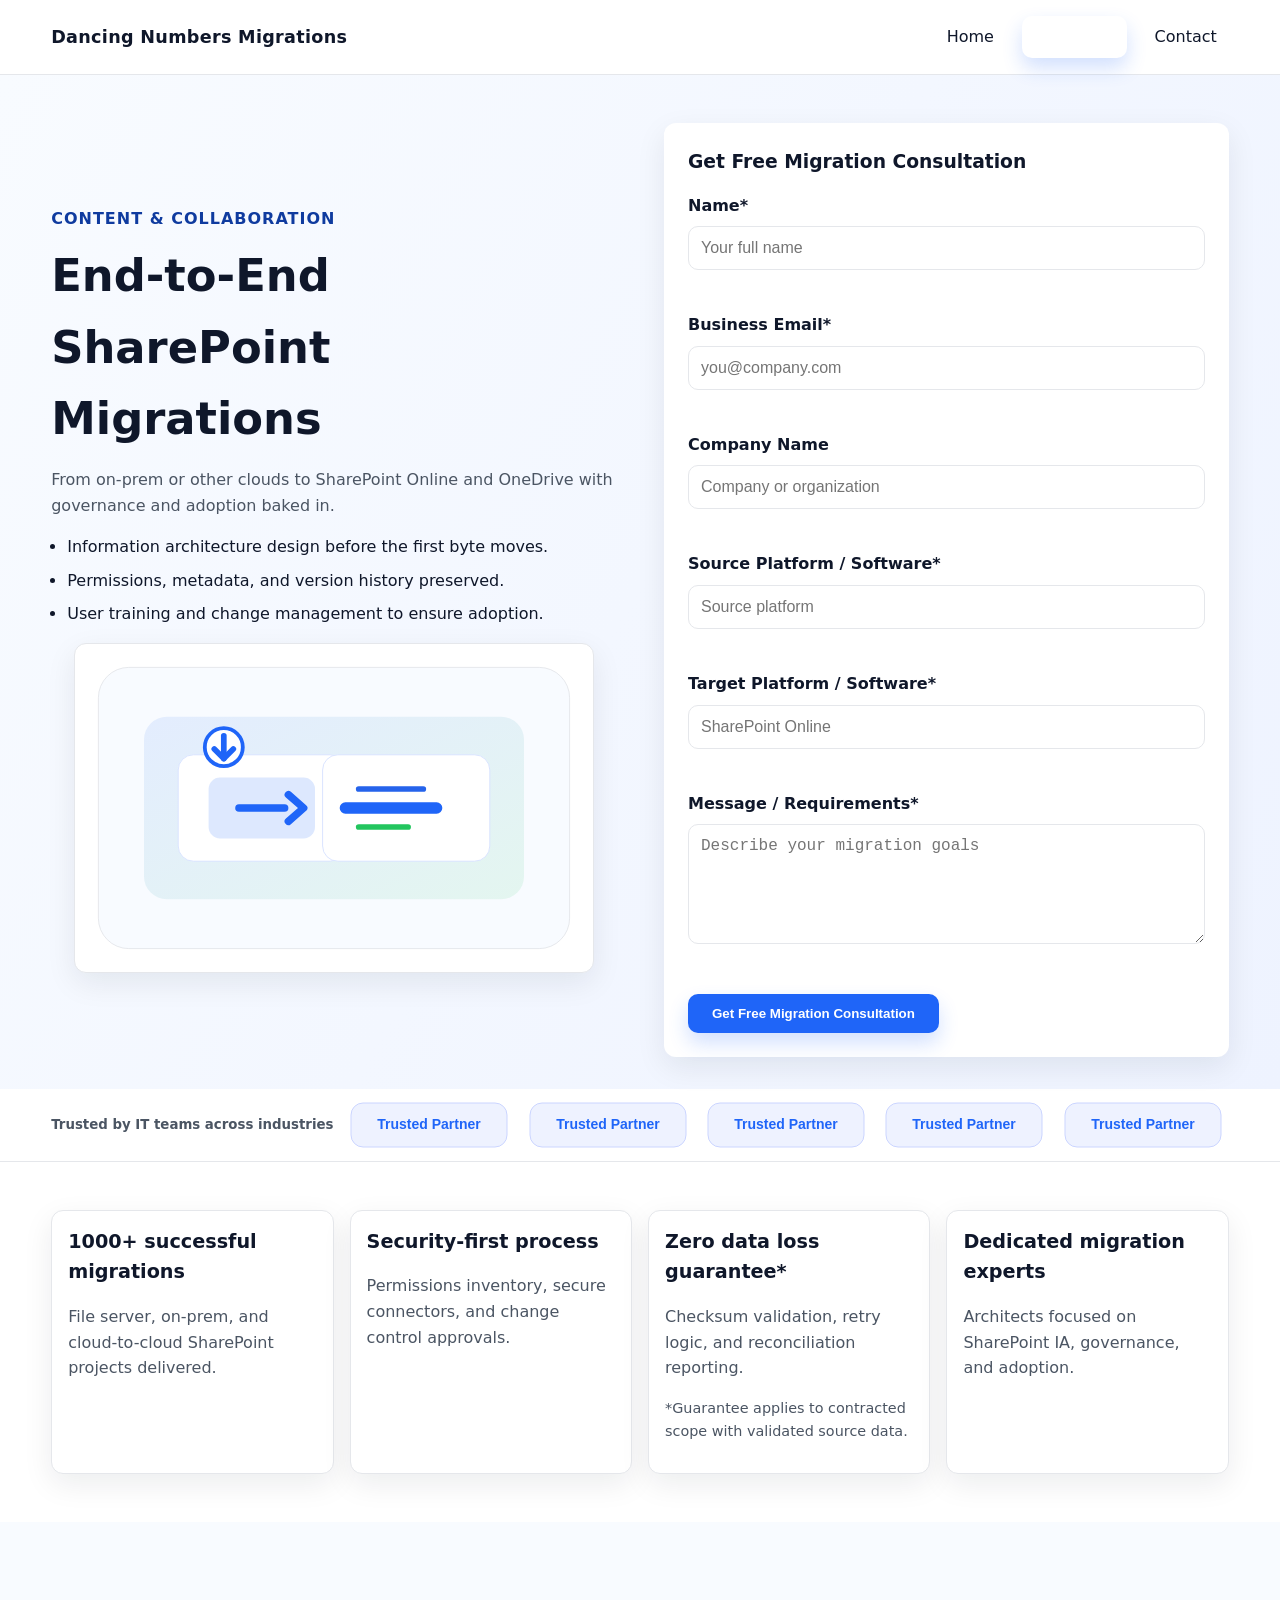
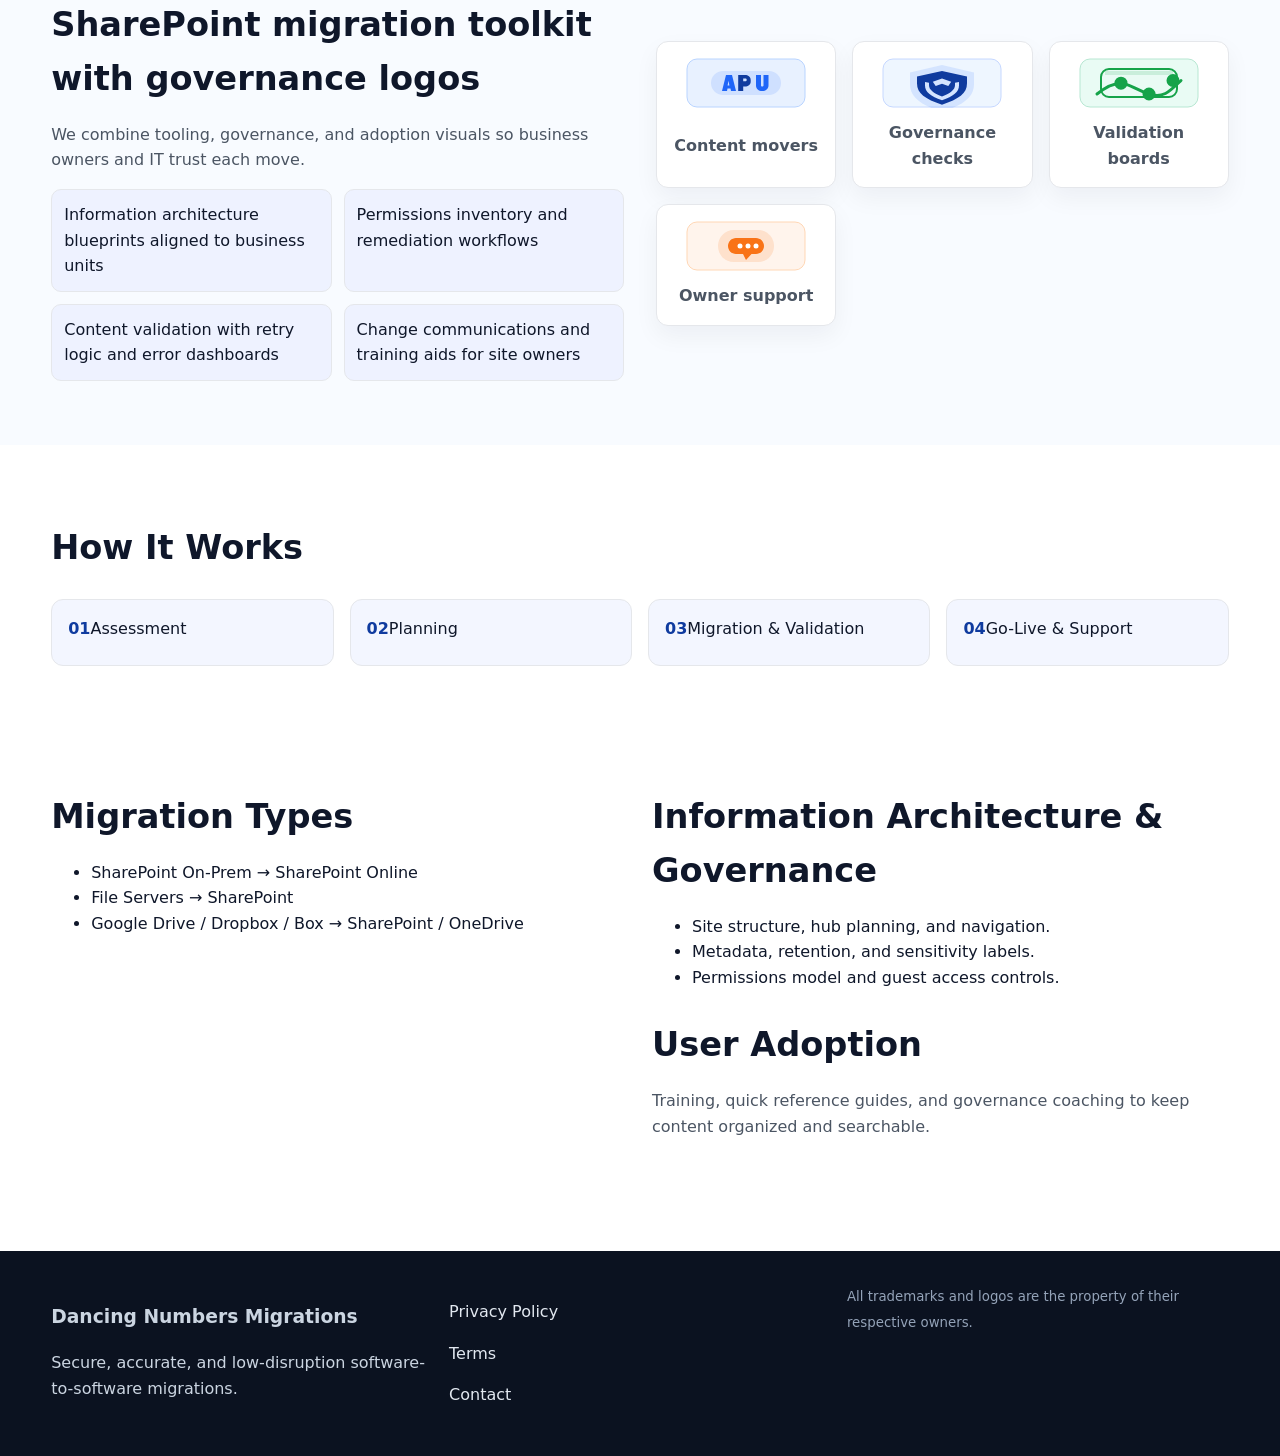
<file: sharepoint-migration.html>
<!DOCTYPE html>
<html lang="en">
<head>
  <meta charset="UTF-8">
  <meta name="viewport" content="width=device-width, initial-scale=1.0">
  <title>SharePoint Migration | Dancing Numbers Migrations</title>
  <link rel="stylesheet" href="/assets/css/styles.css">
</head>
<body>
  <header class="site-header">
    <div class="container nav-container">
      <a href="/index.html" class="logo">Dancing Numbers Migrations</a>
      <button class="nav-toggle" aria-expanded="false" aria-label="Toggle navigation">
        <span></span>
      </button>
      <nav class="site-nav">
        <ul class="nav-list">
          <li class="nav-item"><a class="nav-link" href="/index.html">Home</a></li>
          <li class="nav-item has-mega">
            <button class="mega-trigger" aria-expanded="false">Services <span aria-hidden="true">▾</span></button>
            <div class="mega-menu">
              <div class="mega-menu-header">
                <h4>Migration playbooks for every platform</h4>
                <p>Detailed scope, coexistence planning, and end-to-end cutovers led by senior engineers.</p>
              </div>
              <div class="mega-grid">
                <a class="service-card" href="/google-workspace-to-microsoft-365-migration.html">
                  <img src="/assets/img/icon-gw-m365.svg" alt="Google to Microsoft migration icon">
                  <div>
                    <h4>Google Workspace → Microsoft 365</h4>
                    <p>Move Gmail, Drive, and collaboration to Exchange, OneDrive, and SharePoint.</p>
                  </div>
                </a>
                <a class="service-card" href="/microsoft-365-to-google-workspace-migration.html">
                  <img src="/assets/img/icon-m365-gw.svg" alt="Microsoft to Google migration icon">
                  <div>
                    <h4>Microsoft 365 → Google Workspace</h4>
                    <p>Exchange, OneDrive, and Teams remapped to Gmail, Drive, and Google Chat.</p>
                  </div>
                </a>
                <a class="service-card" href="/tenant-to-tenant-migration.html">
                  <img src="/assets/img/icon-tenant.svg" alt="Tenant to tenant icon">
                  <div>
                    <h4>Tenant to Tenant</h4>
                    <p>Consolidations, divestitures, and rebrands across Microsoft 365 and Google tenants.</p>
                  </div>
                </a>
                <a class="service-card" href="/cloud-software-migration.html">
                  <img src="/assets/img/icon-cloud.svg" alt="Cloud software migration icon">
                  <div>
                    <h4>Cloud Software Migration</h4>
                    <p>CRM, ERP, HR, and file storage moves with data integrity and auditability.</p>
                  </div>
                </a>
                <a class="service-card" href="/sharepoint-migration.html">
                  <img src="/assets/img/icon-sharepoint.svg" alt="SharePoint migration icon">
                  <div>
                    <h4>SharePoint Migration</h4>
                    <p>From on-premises, file servers, or other clouds into SharePoint Online.</p>
                  </div>
                </a>
                <a class="service-card" href="/custom-conversions.html">
                  <img src="/assets/img/icon-custom.svg" alt="Custom conversion icon">
                  <div>
                    <h4>Custom Conversions</h4>
                    <p>Legacy line-of-business systems, bespoke databases, and niche platforms.</p>
                  </div>
                </a>
              </div>
            </div>
          </li>
          <li class="nav-item"><a class="nav-link" href="#consultation">Contact</a></li>
        </ul>
      </nav>
    </div>
  </header>

  <section class="hero" id="consultation">
    <div class="container hero-grid">
      <div class="hero-content">
        <p class="eyebrow">Content &amp; Collaboration</p>
        <h1>End-to-End SharePoint Migrations</h1>
        <p>From on-prem or other clouds to SharePoint Online and OneDrive with governance and adoption baked in.</p>
        <ul class="hero-list">
          <li>Information architecture design before the first byte moves.</li>
          <li>Permissions, metadata, and version history preserved.</li>
          <li>User training and change management to ensure adoption.</li>
        </ul>
        <div class="hero-visual">
          <img src="/assets/img/hero-migration.svg" alt="Illustration of SharePoint migration">
        </div>
      </div>
      <div class="hero-form">
        <h3>Get Free Migration Consultation</h3>
        <form class="lead-form" novalidate>
          <div class="form-group">
            <label for="name-sp">Name*</label>
            <input id="name-sp" type="text" name="name" placeholder="Your full name" data-required="true">
            <div class="error-message"></div>
          </div>
          <div class="form-group">
            <label for="email-sp">Business Email*</label>
            <input id="email-sp" type="email" name="email" placeholder="you@company.com" data-required="true">
            <div class="error-message"></div>
          </div>
          <div class="form-group">
            <label for="company-sp">Company Name</label>
            <input id="company-sp" type="text" name="company" placeholder="Company or organization">
            <div class="error-message"></div>
          </div>
          <div class="form-group">
            <label for="source-sp">Source Platform / Software*</label>
            <input id="source-sp" type="text" name="source" placeholder="Source platform" data-required="true">
            <div class="error-message"></div>
          </div>
          <div class="form-group">
            <label for="target-sp">Target Platform / Software*</label>
            <input id="target-sp" type="text" name="target" placeholder="SharePoint Online" data-required="true">
            <div class="error-message"></div>
          </div>
          <div class="form-group">
            <label for="message-sp">Message / Requirements*</label>
            <textarea id="message-sp" name="message" placeholder="Describe your migration goals" data-required="true"></textarea>
            <div class="error-message"></div>
          </div>
          <input type="submit" value="Get Free Migration Consultation">
        </form>
      </div>
    </div>
  </section>

  <div class="logo-strip">
    <div class="container">
      <small>Trusted by IT teams across industries</small>
      <div class="logo-grid" aria-hidden="true">
        <img src="/assets/img/logo-trust-1.svg" alt="" />
        <img src="/assets/img/logo-trust-2.svg" alt="" />
        <img src="/assets/img/logo-trust-3.svg" alt="" />
        <img src="/assets/img/logo-trust-4.svg" alt="" />
        <img src="/assets/img/logo-trust-5.svg" alt="" />
      </div>
    </div>
  </div>

  <section class="section">
    <div class="container">
      <div class="metrics">
        <div class="metric">
          <strong>1000+ successful migrations</strong>
          <p>File server, on-prem, and cloud-to-cloud SharePoint projects delivered.</p>
        </div>
        <div class="metric">
          <strong>Security-first process</strong>
          <p>Permissions inventory, secure connectors, and change control approvals.</p>
        </div>
        <div class="metric">
          <strong>Zero data loss guarantee*</strong>
          <p>Checksum validation, retry logic, and reconciliation reporting.</p>
          <p class="quote-note">*Guarantee applies to contracted scope with validated source data.</p>
        </div>
        <div class="metric">
          <strong>Dedicated migration experts</strong>
          <p>Architects focused on SharePoint IA, governance, and adoption.</p>
        </div>
      </div>
    </div>
  </section>

  <section class="section alt">
    <div class="container logos-panel">
      <div>
        <h2>SharePoint migration toolkit with governance logos</h2>
        <p>We combine tooling, governance, and adoption visuals so business owners and IT trust each move.</p>
        <ul class="badge-list">
          <li>Information architecture blueprints aligned to business units</li>
          <li>Permissions inventory and remediation workflows</li>
          <li>Content validation with retry logic and error dashboards</li>
          <li>Change communications and training aids for site owners</li>
        </ul>
      </div>
      <div class="logo-tiles">
        <div class="logo-card">
          <img src="/assets/img/logo-automation.svg" alt="Automation suite logo">
          <p>Content movers</p>
        </div>
        <div class="logo-card">
          <img src="/assets/img/logo-security.svg" alt="Security review logo">
          <p>Governance checks</p>
        </div>
        <div class="logo-card">
          <img src="/assets/img/logo-observability.svg" alt="Observability logo">
          <p>Validation boards</p>
        </div>
        <div class="logo-card">
          <img src="/assets/img/logo-support.svg" alt="Premier support logo">
          <p>Owner support</p>
        </div>
      </div>
    </div>
  </section>

  <section class="section">
    <div class="container">
      <h2>How It Works</h2>
      <div class="how-steps">
        <div class="step"><span>01</span>Assessment</div>
        <div class="step"><span>02</span>Planning</div>
        <div class="step"><span>03</span>Migration &amp; Validation</div>
        <div class="step"><span>04</span>Go-Live &amp; Support</div>
      </div>
    </div>
  </section>

  <section class="section">
    <div class="container split-grid">
      <div>
        <h2>Migration Types</h2>
        <ul>
          <li>SharePoint On-Prem → SharePoint Online</li>
          <li>File Servers → SharePoint</li>
          <li>Google Drive / Dropbox / Box → SharePoint / OneDrive</li>
        </ul>
      </div>
      <div>
        <h2>Information Architecture &amp; Governance</h2>
        <ul>
          <li>Site structure, hub planning, and navigation.</li>
          <li>Metadata, retention, and sensitivity labels.</li>
          <li>Permissions model and guest access controls.</li>
        </ul>
        <h2>User Adoption</h2>
        <p>Training, quick reference guides, and governance coaching to keep content organized and searchable.</p>
      </div>
    </div>
  </section>

  <footer class="footer">
    <div class="container footer-top">
      <div>
        <h3>Dancing Numbers Migrations</h3>
        <p>Secure, accurate, and low-disruption software-to-software migrations.</p>
      </div>
      <div>
        <p><a href="#">Privacy Policy</a></p>
        <p><a href="#">Terms</a></p>
        <p><a href="#">Contact</a></p>
      </div>
      <div>
        <small>All trademarks and logos are the property of their respective owners.</small>
      </div>
    </div>
  </footer>
  <script src="/assets/js/main.js"></script>
</body>
</html>
</file>
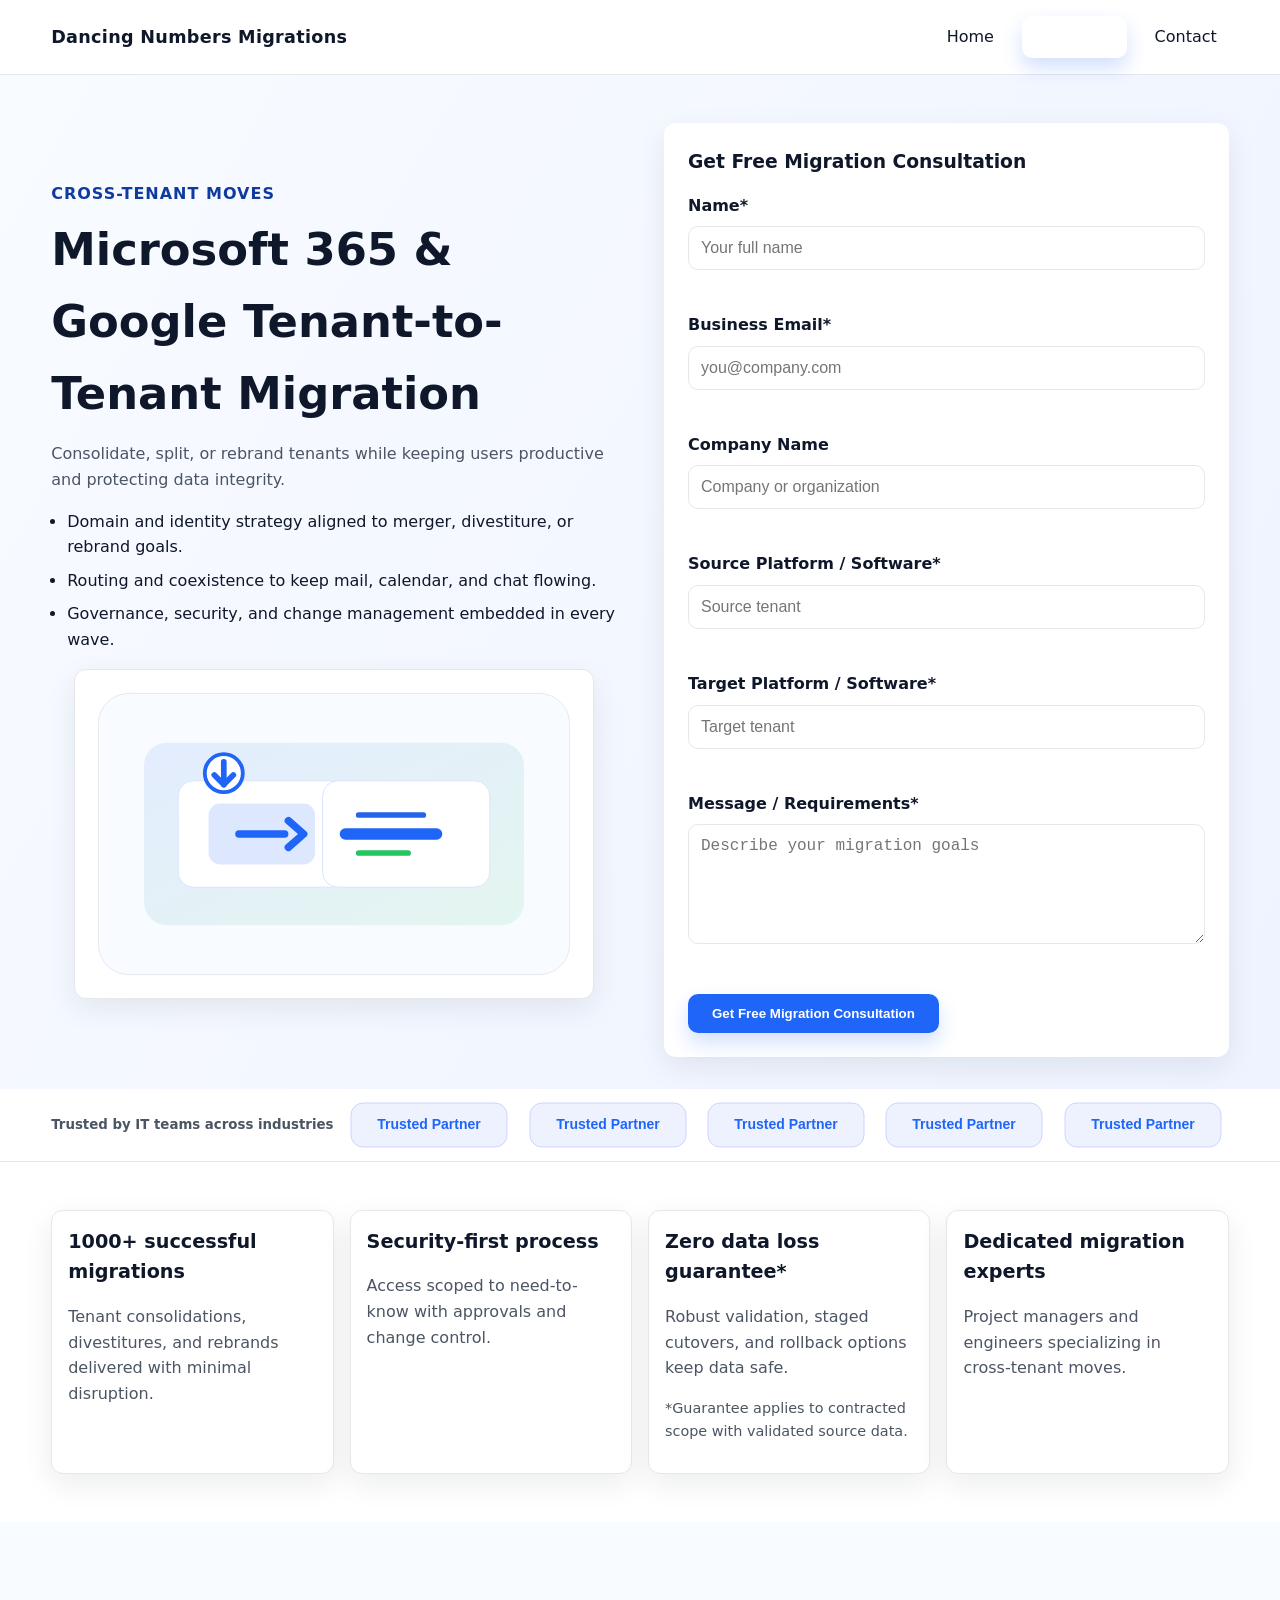
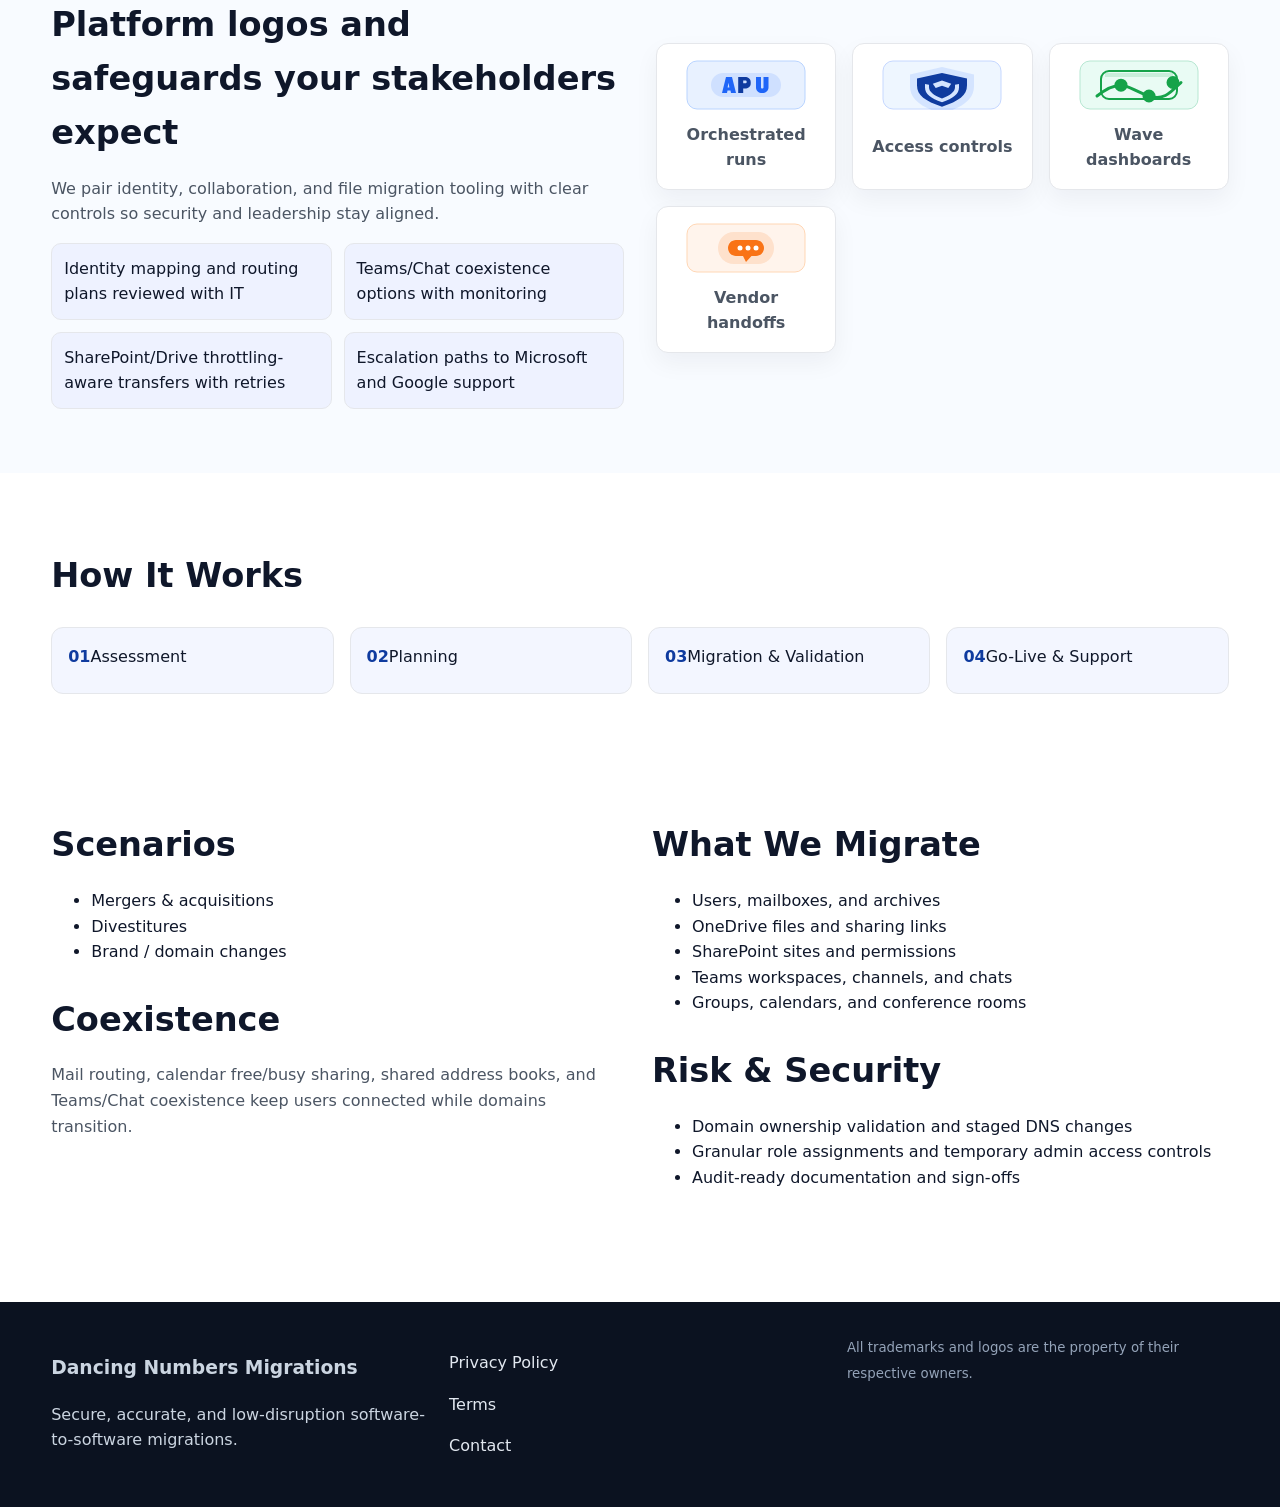
<file: tenant-to-tenant-migration.html>
<!DOCTYPE html>
<html lang="en">
<head>
  <meta charset="UTF-8">
  <meta name="viewport" content="width=device-width, initial-scale=1.0">
  <title>Tenant-to-Tenant Migration | Dancing Numbers Migrations</title>
  <link rel="stylesheet" href="/assets/css/styles.css">
</head>
<body>
  <header class="site-header">
    <div class="container nav-container">
      <a href="/index.html" class="logo">Dancing Numbers Migrations</a>
      <button class="nav-toggle" aria-expanded="false" aria-label="Toggle navigation">
        <span></span>
      </button>
      <nav class="site-nav">
        <ul class="nav-list">
          <li class="nav-item"><a class="nav-link" href="/index.html">Home</a></li>
          <li class="nav-item has-mega">
            <button class="mega-trigger" aria-expanded="false">Services <span aria-hidden="true">▾</span></button>
            <div class="mega-menu">
              <div class="mega-menu-header">
                <h4>Migration playbooks for every platform</h4>
                <p>Detailed scope, coexistence planning, and end-to-end cutovers led by senior engineers.</p>
              </div>
              <div class="mega-grid">
                <a class="service-card" href="/google-workspace-to-microsoft-365-migration.html">
                  <img src="/assets/img/icon-gw-m365.svg" alt="Google to Microsoft migration icon">
                  <div>
                    <h4>Google Workspace → Microsoft 365</h4>
                    <p>Move Gmail, Drive, and collaboration to Exchange, OneDrive, and SharePoint.</p>
                  </div>
                </a>
                <a class="service-card" href="/microsoft-365-to-google-workspace-migration.html">
                  <img src="/assets/img/icon-m365-gw.svg" alt="Microsoft to Google migration icon">
                  <div>
                    <h4>Microsoft 365 → Google Workspace</h4>
                    <p>Exchange, OneDrive, and Teams remapped to Gmail, Drive, and Google Chat.</p>
                  </div>
                </a>
                <a class="service-card" href="/tenant-to-tenant-migration.html">
                  <img src="/assets/img/icon-tenant.svg" alt="Tenant to tenant icon">
                  <div>
                    <h4>Tenant to Tenant</h4>
                    <p>Consolidations, divestitures, and rebrands across Microsoft 365 and Google tenants.</p>
                  </div>
                </a>
                <a class="service-card" href="/cloud-software-migration.html">
                  <img src="/assets/img/icon-cloud.svg" alt="Cloud software migration icon">
                  <div>
                    <h4>Cloud Software Migration</h4>
                    <p>CRM, ERP, HR, and file storage moves with data integrity and auditability.</p>
                  </div>
                </a>
                <a class="service-card" href="/sharepoint-migration.html">
                  <img src="/assets/img/icon-sharepoint.svg" alt="SharePoint migration icon">
                  <div>
                    <h4>SharePoint Migration</h4>
                    <p>From on-premises, file servers, or other clouds into SharePoint Online.</p>
                  </div>
                </a>
                <a class="service-card" href="/custom-conversions.html">
                  <img src="/assets/img/icon-custom.svg" alt="Custom conversion icon">
                  <div>
                    <h4>Custom Conversions</h4>
                    <p>Legacy line-of-business systems, bespoke databases, and niche platforms.</p>
                  </div>
                </a>
              </div>
            </div>
          </li>
          <li class="nav-item"><a class="nav-link" href="#consultation">Contact</a></li>
        </ul>
      </nav>
    </div>
  </header>

  <section class="hero" id="consultation">
    <div class="container hero-grid">
      <div class="hero-content">
        <p class="eyebrow">Cross-tenant Moves</p>
        <h1>Microsoft 365 &amp; Google Tenant-to-Tenant Migration</h1>
        <p>Consolidate, split, or rebrand tenants while keeping users productive and protecting data integrity.</p>
        <ul class="hero-list">
          <li>Domain and identity strategy aligned to merger, divestiture, or rebrand goals.</li>
          <li>Routing and coexistence to keep mail, calendar, and chat flowing.</li>
          <li>Governance, security, and change management embedded in every wave.</li>
        </ul>
        <div class="hero-visual">
          <img src="/assets/img/hero-migration.svg" alt="Illustration of tenant-to-tenant migration">
        </div>
      </div>
      <div class="hero-form">
        <h3>Get Free Migration Consultation</h3>
        <form class="lead-form" novalidate>
          <div class="form-group">
            <label for="name-tenant">Name*</label>
            <input id="name-tenant" type="text" name="name" placeholder="Your full name" data-required="true">
            <div class="error-message"></div>
          </div>
          <div class="form-group">
            <label for="email-tenant">Business Email*</label>
            <input id="email-tenant" type="email" name="email" placeholder="you@company.com" data-required="true">
            <div class="error-message"></div>
          </div>
          <div class="form-group">
            <label for="company-tenant">Company Name</label>
            <input id="company-tenant" type="text" name="company" placeholder="Company or organization">
            <div class="error-message"></div>
          </div>
          <div class="form-group">
            <label for="source-tenant">Source Platform / Software*</label>
            <input id="source-tenant" type="text" name="source" placeholder="Source tenant" data-required="true">
            <div class="error-message"></div>
          </div>
          <div class="form-group">
            <label for="target-tenant">Target Platform / Software*</label>
            <input id="target-tenant" type="text" name="target" placeholder="Target tenant" data-required="true">
            <div class="error-message"></div>
          </div>
          <div class="form-group">
            <label for="message-tenant">Message / Requirements*</label>
            <textarea id="message-tenant" name="message" placeholder="Describe your migration goals" data-required="true"></textarea>
            <div class="error-message"></div>
          </div>
          <input type="submit" value="Get Free Migration Consultation">
        </form>
      </div>
    </div>
  </section>

  <div class="logo-strip">
    <div class="container">
      <small>Trusted by IT teams across industries</small>
      <div class="logo-grid" aria-hidden="true">
        <img src="/assets/img/logo-trust-1.svg" alt="" />
        <img src="/assets/img/logo-trust-2.svg" alt="" />
        <img src="/assets/img/logo-trust-3.svg" alt="" />
        <img src="/assets/img/logo-trust-4.svg" alt="" />
        <img src="/assets/img/logo-trust-5.svg" alt="" />
      </div>
    </div>
  </div>

  <section class="section">
    <div class="container">
      <div class="metrics">
        <div class="metric">
          <strong>1000+ successful migrations</strong>
          <p>Tenant consolidations, divestitures, and rebrands delivered with minimal disruption.</p>
        </div>
        <div class="metric">
          <strong>Security-first process</strong>
          <p>Access scoped to need-to-know with approvals and change control.</p>
        </div>
        <div class="metric">
          <strong>Zero data loss guarantee*</strong>
          <p>Robust validation, staged cutovers, and rollback options keep data safe.</p>
          <p class="quote-note">*Guarantee applies to contracted scope with validated source data.</p>
        </div>
        <div class="metric">
          <strong>Dedicated migration experts</strong>
          <p>Project managers and engineers specializing in cross-tenant moves.</p>
        </div>
      </div>
    </div>
  </section>

  <section class="section alt">
    <div class="container logos-panel">
      <div>
        <h2>Platform logos and safeguards your stakeholders expect</h2>
        <p>We pair identity, collaboration, and file migration tooling with clear controls so security and leadership stay aligned.</p>
        <ul class="badge-list">
          <li>Identity mapping and routing plans reviewed with IT</li>
          <li>Teams/Chat coexistence options with monitoring</li>
          <li>SharePoint/Drive throttling-aware transfers with retries</li>
          <li>Escalation paths to Microsoft and Google support</li>
        </ul>
      </div>
      <div class="logo-tiles">
        <div class="logo-card">
          <img src="/assets/img/logo-automation.svg" alt="Automation suite logo">
          <p>Orchestrated runs</p>
        </div>
        <div class="logo-card">
          <img src="/assets/img/logo-security.svg" alt="Security review logo">
          <p>Access controls</p>
        </div>
        <div class="logo-card">
          <img src="/assets/img/logo-observability.svg" alt="Observability logo">
          <p>Wave dashboards</p>
        </div>
        <div class="logo-card">
          <img src="/assets/img/logo-support.svg" alt="Premier support logo">
          <p>Vendor handoffs</p>
        </div>
      </div>
    </div>
  </section>

  <section class="section">
    <div class="container">
      <h2>How It Works</h2>
      <div class="how-steps">
        <div class="step"><span>01</span>Assessment</div>
        <div class="step"><span>02</span>Planning</div>
        <div class="step"><span>03</span>Migration &amp; Validation</div>
        <div class="step"><span>04</span>Go-Live &amp; Support</div>
      </div>
    </div>
  </section>

  <section class="section">
    <div class="container split-grid">
      <div>
        <h2>Scenarios</h2>
        <ul>
          <li>Mergers &amp; acquisitions</li>
          <li>Divestitures</li>
          <li>Brand / domain changes</li>
        </ul>
        <h2>Coexistence</h2>
        <p>Mail routing, calendar free/busy sharing, shared address books, and Teams/Chat coexistence keep users connected while domains transition.</p>
      </div>
      <div>
        <h2>What We Migrate</h2>
        <ul>
          <li>Users, mailboxes, and archives</li>
          <li>OneDrive files and sharing links</li>
          <li>SharePoint sites and permissions</li>
          <li>Teams workspaces, channels, and chats</li>
          <li>Groups, calendars, and conference rooms</li>
        </ul>
        <h2>Risk &amp; Security</h2>
        <ul>
          <li>Domain ownership validation and staged DNS changes</li>
          <li>Granular role assignments and temporary admin access controls</li>
          <li>Audit-ready documentation and sign-offs</li>
        </ul>
      </div>
    </div>
  </section>

  <footer class="footer">
    <div class="container footer-top">
      <div>
        <h3>Dancing Numbers Migrations</h3>
        <p>Secure, accurate, and low-disruption software-to-software migrations.</p>
      </div>
      <div>
        <p><a href="#">Privacy Policy</a></p>
        <p><a href="#">Terms</a></p>
        <p><a href="#">Contact</a></p>
      </div>
      <div>
        <small>All trademarks and logos are the property of their respective owners.</small>
      </div>
    </div>
  </footer>
  <script src="/assets/js/main.js"></script>
</body>
</html>
</file>
<file: assets/css/styles.css>
:root {
  --primary: #1f65f8;
  --secondary: #0f3b9f;
  --bg: #f7f9fc;
  --text: #0f172a;
  --muted: #4b5563;
  --border: #e5e7eb;
  --card: #ffffff;
  --accent: #22c55e;
  --shadow: 0 10px 30px rgba(15, 23, 42, 0.08);
  --radius: 12px;
  --space-1: 4px;
  --space-2: 8px;
  --space-3: 12px;
  --space-4: 16px;
  --space-5: 24px;
  --space-6: 32px;
  --space-7: 48px;
}

* {
  box-sizing: border-box;
}

body {
  margin: 0;
  font-family: "Inter", system-ui, -apple-system, "Segoe UI", sans-serif;
  background: #fff;
  color: var(--text);
  line-height: 1.6;
}

a {
  color: inherit;
  text-decoration: none;
}

a:hover {
  color: var(--primary);
}

img {
  max-width: 100%;
  display: block;
}

.container {
  width: min(1200px, 92vw);
  margin: 0 auto;
}

.site-header {
  position: sticky;
  top: 0;
  background: #fff;
  border-bottom: 1px solid var(--border);
  z-index: 10;
}

.site-nav {
  margin-left: auto;
}

.nav-container {
  display: flex;
  align-items: center;
  justify-content: space-between;
  gap: var(--space-4);
  padding: var(--space-4) 0;
  position: relative;
}

.logo {
  font-weight: 800;
  font-size: 1.1rem;
  letter-spacing: 0.3px;
}

.nav-list {
  list-style: none;
  display: flex;
  gap: var(--space-4);
  margin: 0;
  padding: 0;
  align-items: center;
}

.nav-item {
  position: relative;
}

.nav-link,
.mega-trigger {
  padding: var(--space-2) var(--space-3);
  border-radius: 10px;
  transition: background 0.2s ease, color 0.2s ease;
  border: none;
  background: transparent;
  font: inherit;
  cursor: pointer;
}

.nav-link:hover,
.nav-link:focus,
.mega-trigger:hover,
.mega-trigger:focus {
  background: var(--bg);
  color: var(--secondary);
}

.nav-toggle {
  display: none;
  background: none;
  border: 1px solid var(--border);
  border-radius: 8px;
  padding: var(--space-2);
  cursor: pointer;
}

.nav-toggle span,
.nav-toggle span::before,
.nav-toggle span::after {
  display: block;
  width: 22px;
  height: 2px;
  background: var(--text);
  position: relative;
  transition: transform 0.2s ease, opacity 0.2s ease;
}

.nav-toggle span::before,
.nav-toggle span::after {
  content: "";
  position: absolute;
  left: 0;
}

.nav-toggle span::before {
  top: -6px;
}

.nav-toggle span::after {
  top: 6px;
}

.nav-toggle[aria-expanded="true"] span {
  transform: rotate(45deg);
}

.nav-toggle[aria-expanded="true"] span::before {
  transform: rotate(-90deg) translateX(-6px);
}

.nav-toggle[aria-expanded="true"] span::after {
  opacity: 0;
}

.has-mega .mega-menu {
  position: absolute;
  top: calc(100% + 8px);
  left: 0;
  display: none;
  background: #fff;
  padding: var(--space-5);
  border-radius: var(--radius);
  box-shadow: var(--shadow);
  border: 1px solid var(--border);
  width: min(1050px, 86vw);
  z-index: 9;
}

.has-mega:hover .mega-menu,
.has-mega:focus-within .mega-menu {
  display: block;
}

.mega-menu-header {
  margin-bottom: var(--space-4);
  color: var(--muted);
}

.mega-grid {
  display: grid;
  grid-template-columns: repeat(auto-fit, minmax(220px, 1fr));
  gap: var(--space-4);
}

.service-card {
  display: flex;
  gap: var(--space-3);
  align-items: flex-start;
  padding: var(--space-3);
  border: 1px solid var(--border);
  border-radius: var(--radius);
  background: #f8fbff;
  transition: transform 0.15s ease, box-shadow 0.15s ease, border-color 0.15s ease;
}

.service-card:hover {
  transform: translateY(-2px);
  border-color: var(--primary);
  box-shadow: var(--shadow);
}

.service-card img {
  width: 56px;
  height: 56px;
  border-radius: 12px;
  border: 1px solid var(--border);
  background: #fff;
  padding: var(--space-2);
}

.service-card h4 {
  margin: 0 0 var(--space-1);
  font-size: 1rem;
}

.service-card p {
  margin: 0;
  color: var(--muted);
  font-size: 0.95rem;
}

.hero {
  background: linear-gradient(120deg, #f8fbff 0%, #eef3ff 100%);
  padding: var(--space-7) 0 var(--space-6);
}

.hero-grid {
  display: grid;
  grid-template-columns: repeat(auto-fit, minmax(300px, 1fr));
  align-items: center;
  gap: clamp(var(--space-5), 4vw, var(--space-7));
}

.hero-content .eyebrow {
  text-transform: uppercase;
  font-weight: 700;
  letter-spacing: 1px;
  color: var(--secondary);
  margin-bottom: var(--space-2);
}

.hero h1 {
  font-size: clamp(2rem, 4vw, 2.8rem);
  margin: 0 0 var(--space-3);
}

.hero p {
  margin: 0 0 var(--space-4);
  color: var(--muted);
  font-size: 1rem;
}

.hero-list {
  padding-left: var(--space-4);
  margin: 0 0 var(--space-4);
  display: grid;
  gap: var(--space-2);
}

.hero-visual {
  border: 1px solid var(--border);
  background: #fff;
  border-radius: var(--radius);
  padding: var(--space-3);
  box-shadow: var(--shadow);
  max-width: 520px;
  margin-left: auto;
  margin-right: auto;
}

.logo-strip {
  background: #fff;
  padding: var(--space-3) 0;
  border-bottom: 1px solid var(--border);
}

.logo-strip .container {
  display: flex;
  align-items: center;
  gap: var(--space-4);
  flex-wrap: wrap;
  justify-content: space-between;
}

.logo-strip small {
  color: var(--muted);
  font-weight: 600;
}

.logo-grid {
  display: grid;
  grid-template-columns: repeat(auto-fit, minmax(120px, 1fr));
  gap: var(--space-3);
  flex: 1;
  align-items: center;
}

.button,
button,
input[type="submit"] {
  background: var(--primary);
  color: #fff;
  border: none;
  border-radius: 10px;
  padding: var(--space-3) var(--space-5);
  font-weight: 700;
  cursor: pointer;
  transition: transform 0.15s ease, box-shadow 0.15s ease, background 0.2s ease;
  box-shadow: 0 10px 20px rgba(31, 101, 248, 0.2);
}

.button.secondary {
  background: #fff;
  color: var(--primary);
  border: 1px solid var(--primary);
  box-shadow: none;
}

.button:hover,
button:hover,
input[type="submit"]:hover {
  transform: translateY(-1px);
  box-shadow: 0 14px 28px rgba(31, 101, 248, 0.25);
}

.hero-form {
  background: var(--card);
  border-radius: var(--radius);
  padding: var(--space-5);
  box-shadow: var(--shadow);
  display: grid;
  gap: var(--space-1);
}

.hero-form h3 {
  margin-top: 0;
  margin-bottom: var(--space-3);
}

.form-group {
  margin-bottom: var(--space-4);
}

.form-group label {
  display: block;
  font-weight: 600;
  margin-bottom: var(--space-2);
}

.form-group input,
.form-group textarea,
.form-group select {
  width: 100%;
  padding: var(--space-3);
  border-radius: 10px;
  border: 1px solid var(--border);
  font-size: 1rem;
  background: #fff;
}

.form-group textarea {
  min-height: 120px;
  resize: vertical;
}

.error-message {
  color: #dc2626;
  font-size: 0.875rem;
  margin-top: var(--space-2);
  min-height: 18px;
}

.section {
  padding: var(--space-7) 0;
}

.section h2 {
  font-size: clamp(1.6rem, 3vw, 2.1rem);
  margin-bottom: var(--space-3);
}

.section p {
  color: var(--muted);
}

.cards-grid {
  display: grid;
  grid-template-columns: repeat(auto-fit, minmax(240px, 1fr));
  gap: var(--space-4);
}

.card {
  background: var(--card);
  border: 1px solid var(--border);
  border-radius: var(--radius);
  padding: var(--space-4);
  box-shadow: var(--shadow);
}

.card h3 {
  margin-top: 0;
  margin-bottom: var(--space-3);
}

.metrics {
  display: grid;
  grid-template-columns: repeat(auto-fit, minmax(200px, 1fr));
  gap: var(--space-4);
}

.metric {
  background: var(--card);
  padding: var(--space-4);
  border-radius: var(--radius);
  border: 1px solid var(--border);
  box-shadow: var(--shadow);
}

.metric strong {
  display: block;
  font-size: 1.2rem;
  margin-bottom: var(--space-2);
}

.how-steps {
  display: grid;
  grid-template-columns: repeat(auto-fit, minmax(200px, 1fr));
  gap: var(--space-4);
  margin-top: var(--space-5);
}

.step {
  background: #f3f6ff;
  padding: var(--space-4);
  border-radius: var(--radius);
  border: 1px solid var(--border);
}

.step span {
  display: inline-block;
  font-weight: 800;
  color: var(--secondary);
  margin-bottom: var(--space-2);
}

.split-grid {
  display: grid;
  grid-template-columns: repeat(auto-fit, minmax(280px, 1fr));
  gap: var(--space-5);
}

.badge-list {
  display: grid;
  grid-template-columns: repeat(auto-fit, minmax(220px, 1fr));
  gap: var(--space-3);
  padding: 0;
  list-style: none;
}

.badge-list li {
  background: #eef2ff;
  padding: var(--space-3);
  border-radius: 10px;
  border: 1px solid var(--border);
}

.logos-panel {
  display: grid;
  grid-template-columns: repeat(auto-fit, minmax(320px, 1fr));
  gap: var(--space-6);
  align-items: center;
}

.logo-tiles {
  display: grid;
  grid-template-columns: repeat(auto-fit, minmax(150px, 1fr));
  gap: var(--space-4);
}

.logo-card {
  border: 1px solid var(--border);
  border-radius: var(--radius);
  padding: var(--space-4);
  background: #fff;
  box-shadow: 0 10px 25px rgba(15, 23, 42, 0.05);
  display: grid;
  gap: var(--space-3);
  text-align: center;
}

.logo-card img {
  margin: 0 auto;
  height: 50px;
  object-fit: contain;
}

.logo-card p {
  margin: 0;
  color: var(--muted);
  font-weight: 600;
}

.faq {
  margin-top: var(--space-5);
}

.faq-item {
  border: 1px solid var(--border);
  border-radius: var(--radius);
  margin-bottom: var(--space-3);
  overflow: hidden;
}

.faq-question {
  width: 100%;
  text-align: left;
  background: #fff;
  padding: var(--space-4);
  font-weight: 700;
  border: none;
  cursor: pointer;
  display: flex;
  justify-content: space-between;
  align-items: center;
}

.faq-answer {
  display: none;
  padding: 0 var(--space-4) var(--space-4);
  color: var(--muted);
}

.faq-item.open .faq-answer {
  display: block;
}

.faq-item.open .faq-question {
  background: #f8fbff;
  color: var(--secondary);
}

.section.alt {
  background: #f8fbff;
}

.trust-grid {
  display: grid;
  grid-template-columns: repeat(auto-fit, minmax(260px, 1fr));
  gap: var(--space-4);
  margin-top: var(--space-4);
}

.trust-card {
  background: #fff;
  border: 1px solid var(--border);
  border-radius: var(--radius);
  padding: var(--space-4);
  box-shadow: var(--shadow);
  display: grid;
  gap: var(--space-3);
}

.pill {
  display: inline-block;
  padding: 6px 12px;
  border-radius: 999px;
  background: #eef2ff;
  color: var(--secondary);
  font-weight: 700;
  font-size: 0.85rem;
}

.trust-card ul {
  margin: 0;
  padding-left: 18px;
  color: var(--muted);
  display: grid;
  gap: var(--space-2);
}

.case-grid {
  display: grid;
  grid-template-columns: repeat(auto-fit, minmax(260px, 1fr));
  gap: var(--space-4);
  margin-top: var(--space-4);
}

.case-card {
  background: #fff;
  border: 1px solid var(--border);
  border-radius: var(--radius);
  padding: var(--space-4);
  box-shadow: var(--shadow);
  display: grid;
  gap: var(--space-3);
}

.case-meta {
  display: flex;
  justify-content: space-between;
  gap: var(--space-3);
  align-items: center;
  flex-wrap: wrap;
}

.case-meta img {
  height: 26px;
  width: auto;
}

.stat-badge {
  background: #e5f7ee;
  color: #0f9d58;
  padding: 8px 12px;
  border-radius: 12px;
  font-weight: 700;
  font-size: 0.9rem;
}

.case-card p {
  margin: 0;
  color: var(--muted);
}

.pricing-cards {
  display: grid;
  grid-template-columns: repeat(auto-fit, minmax(220px, 1fr));
  gap: var(--space-4);
}

.pricing-card {
  border: 1px solid var(--border);
  border-radius: var(--radius);
  padding: var(--space-4);
  box-shadow: var(--shadow);
  background: #fff;
}

.list-grid {
  display: grid;
  grid-template-columns: repeat(auto-fit, minmax(240px, 1fr));
  gap: var(--space-4);
}

.highlight {
  color: var(--primary);
  font-weight: 700;
}

.quote-note {
  font-size: 0.9rem;
  color: var(--muted);
  margin-top: var(--space-2);
}

.footer {
  background: #0b1220;
  color: #cbd5e1;
  padding: var(--space-6) 0;
  margin-top: var(--space-7);
}

.footer a {
  color: #e2e8f0;
}

.footer a:hover {
  color: #fff;
}

.footer-top {
  display: grid;
  grid-template-columns: repeat(auto-fit, minmax(220px, 1fr));
  gap: var(--space-4);
}

.footer small {
  color: #94a3b8;
}

@media (max-width: 900px) {
  .site-nav {
    position: absolute;
    top: 68px;
    left: 4vw;
    right: 4vw;
    background: #fff;
    border: 1px solid var(--border);
    border-radius: var(--radius);
    box-shadow: var(--shadow);
    padding: var(--space-4);
    display: none;
    width: 92vw;
    max-width: 520px;
  }

  .site-nav.open {
    display: block;
  }

  .site-nav ul {
    flex-direction: column;
    gap: var(--space-3);
  }

  .has-mega .mega-menu {
    position: static;
    display: none;
    width: 100%;
    margin-top: var(--space-3);
  }

  .has-mega.mega-open .mega-menu {
    display: block;
  }

  .nav-toggle {
    display: inline-flex;
  }

  .mega-trigger {
    width: 100%;
    justify-content: space-between;
    display: flex;
    align-items: center;
  }
}

@media (max-width: 640px) {
  .nav-container {
    padding: var(--space-3) 0;
  }

  .hero {
    padding: var(--space-6) 0;
  }

  .hero-form {
    padding: var(--space-4);
  }
}
</file>
